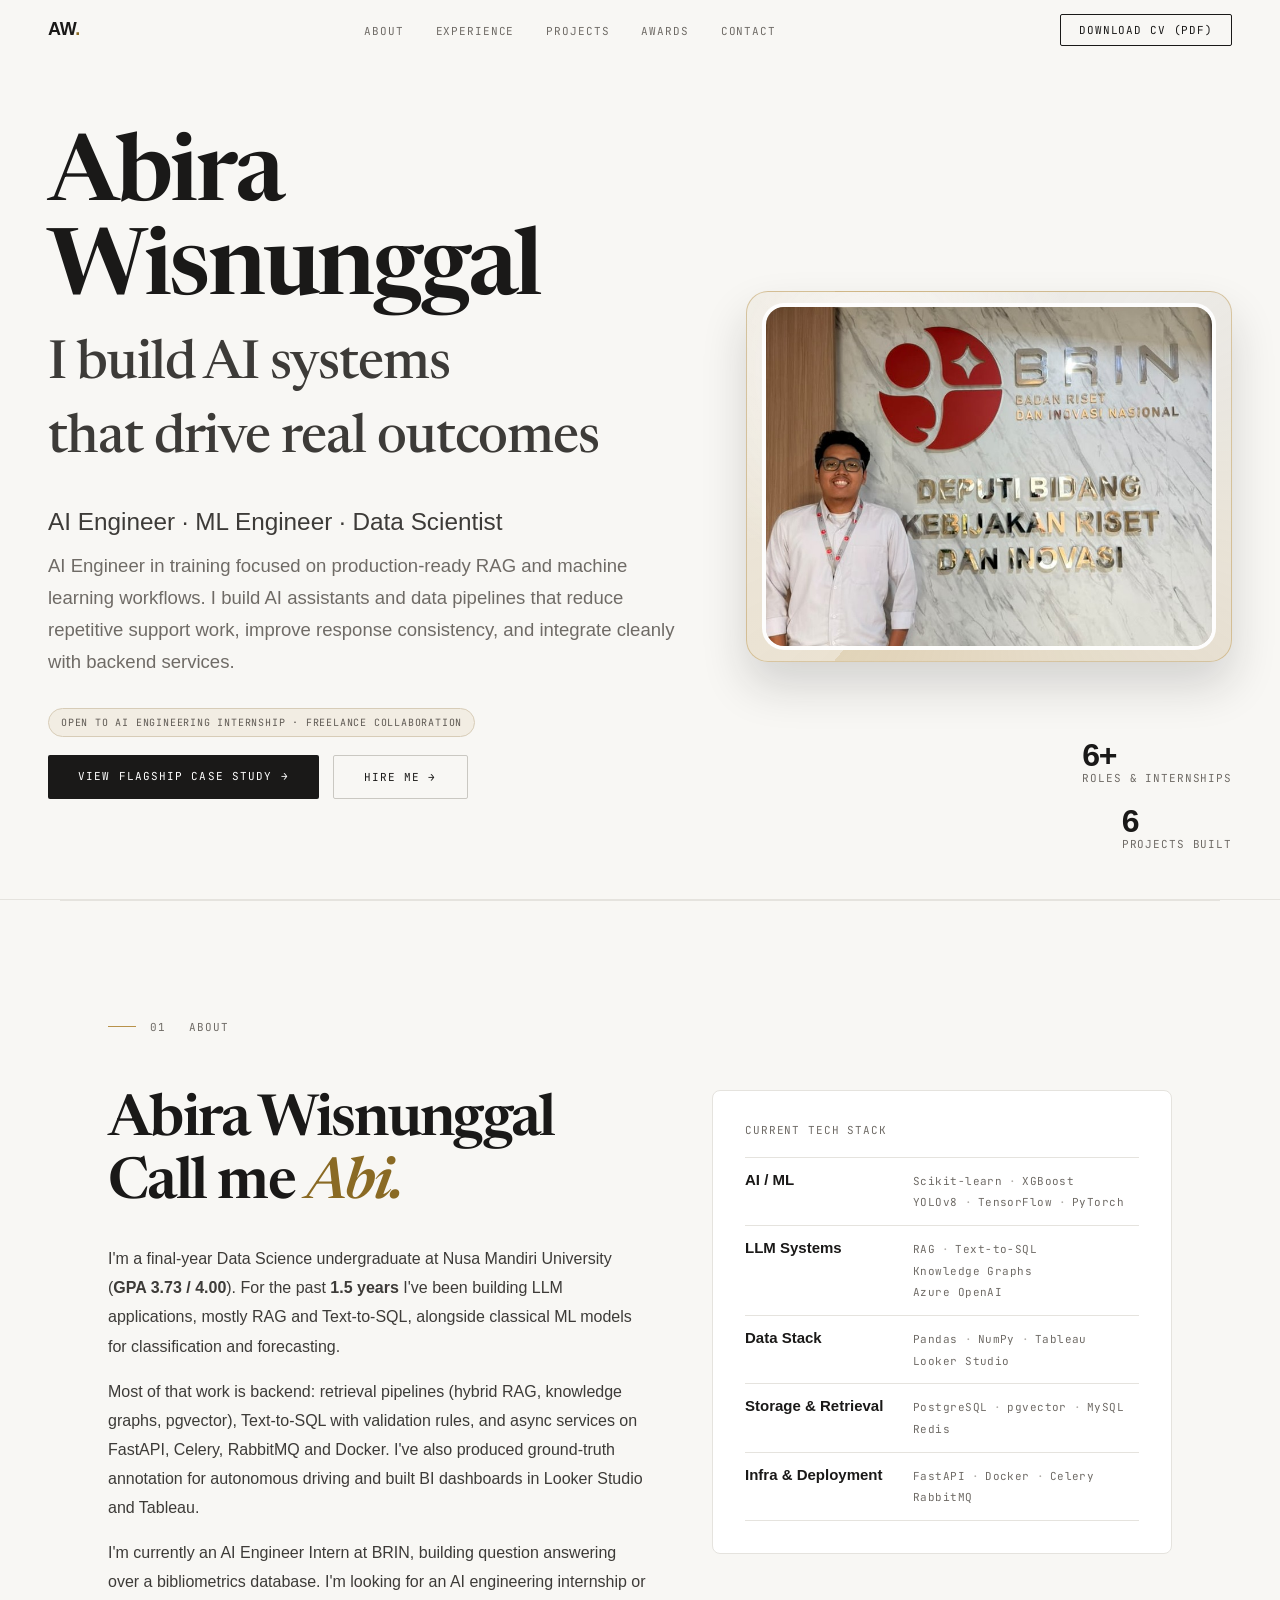
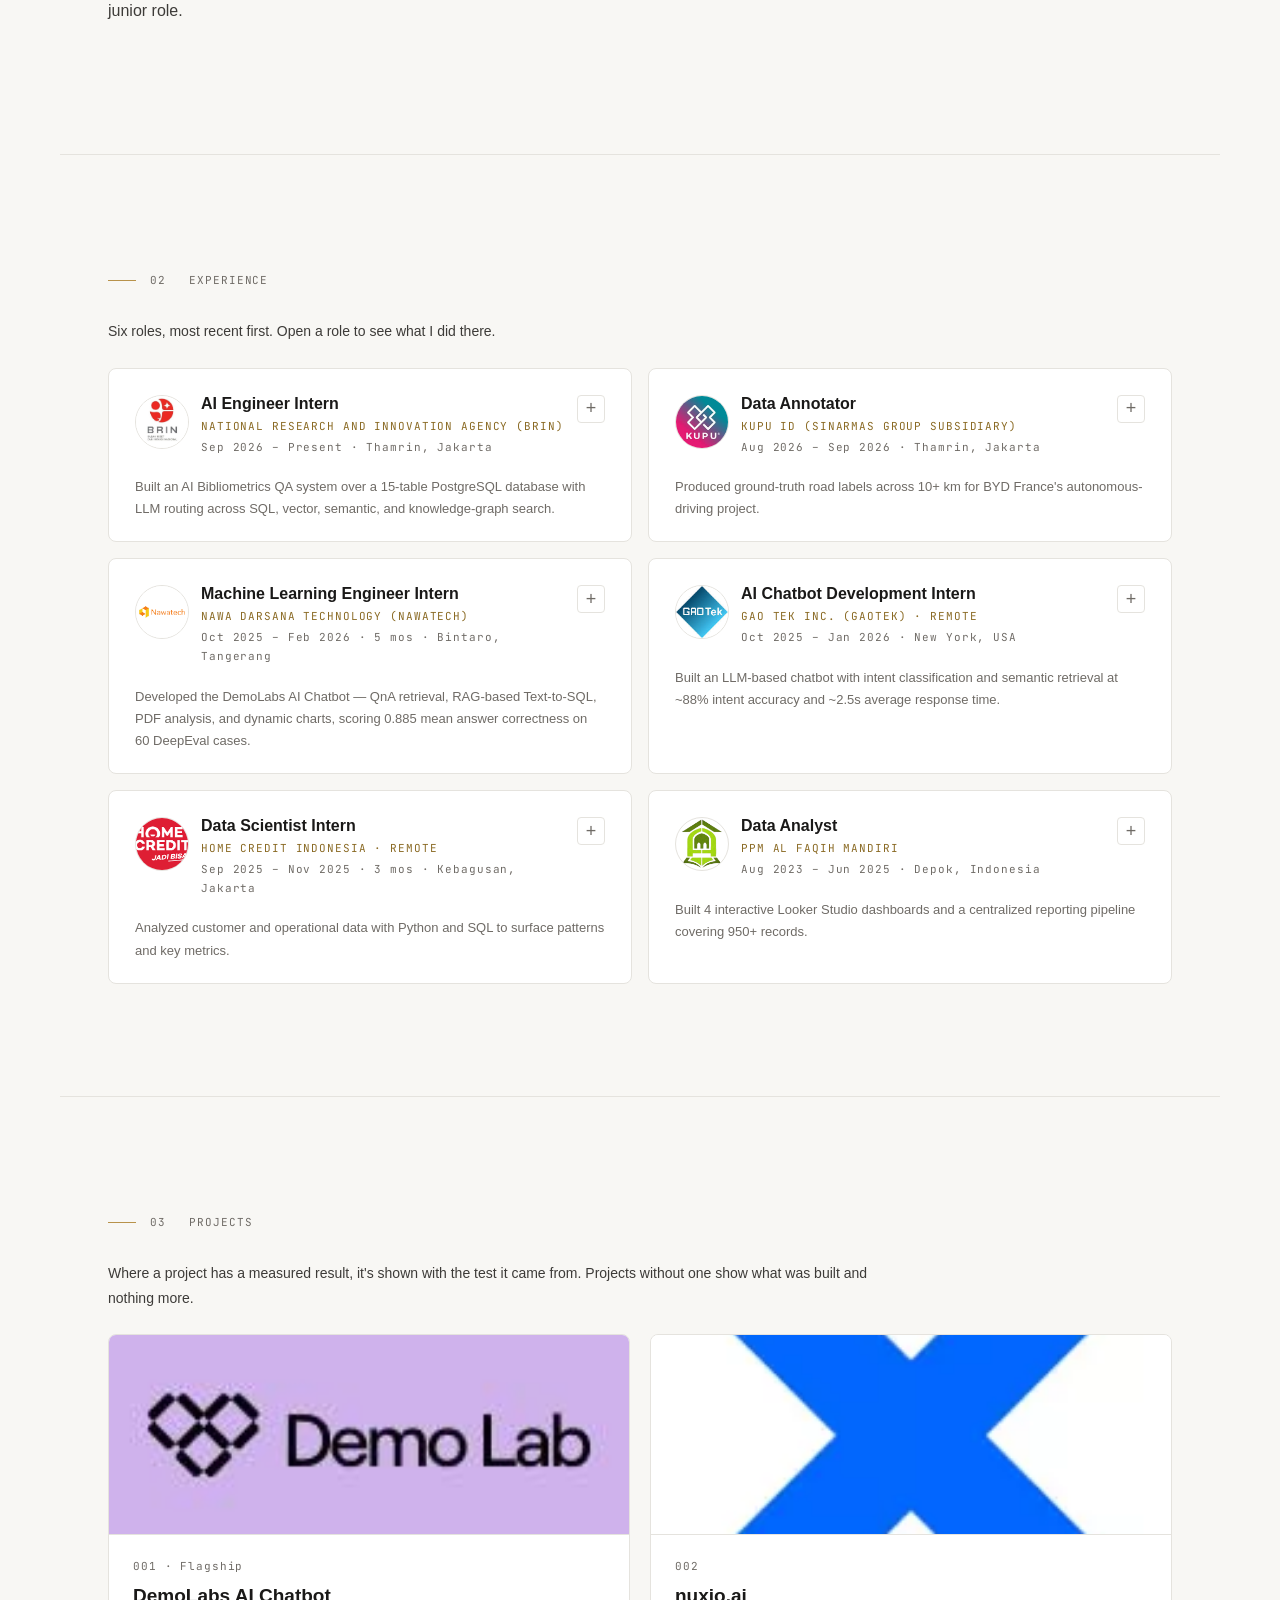
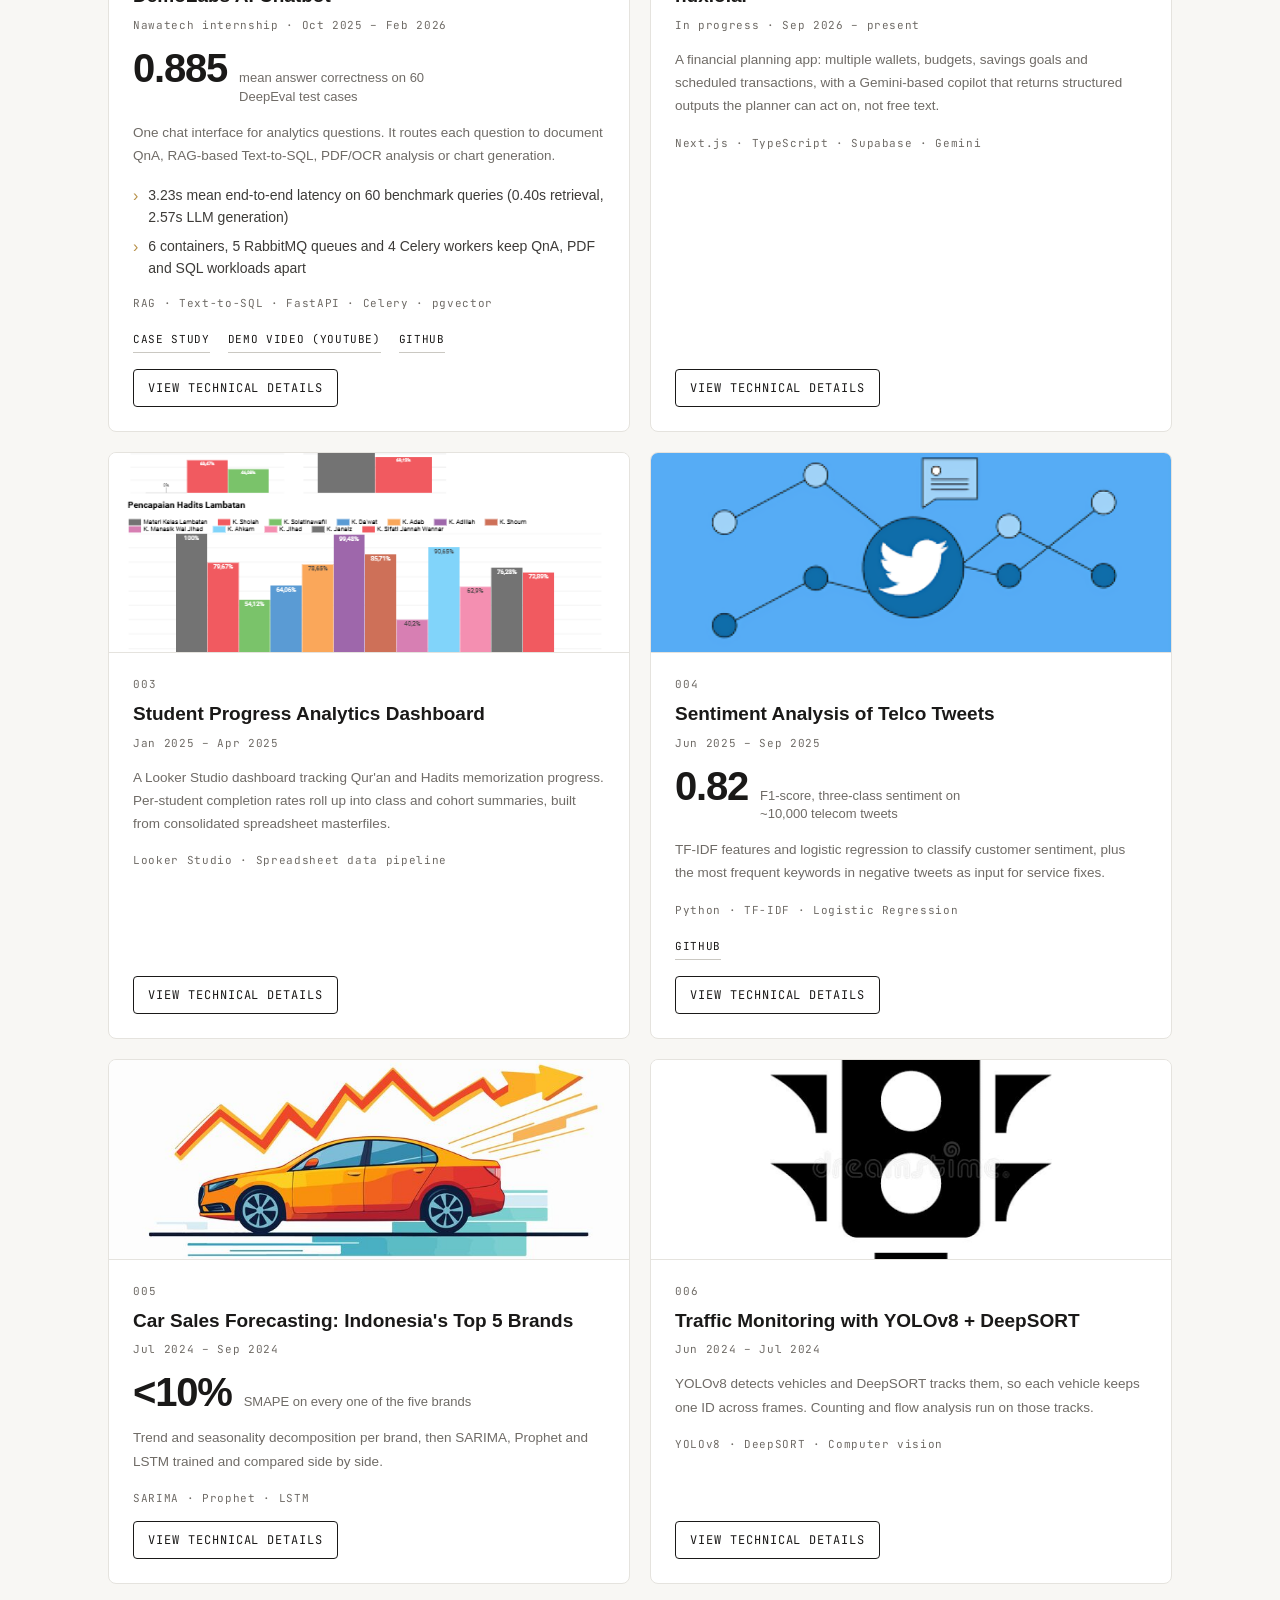
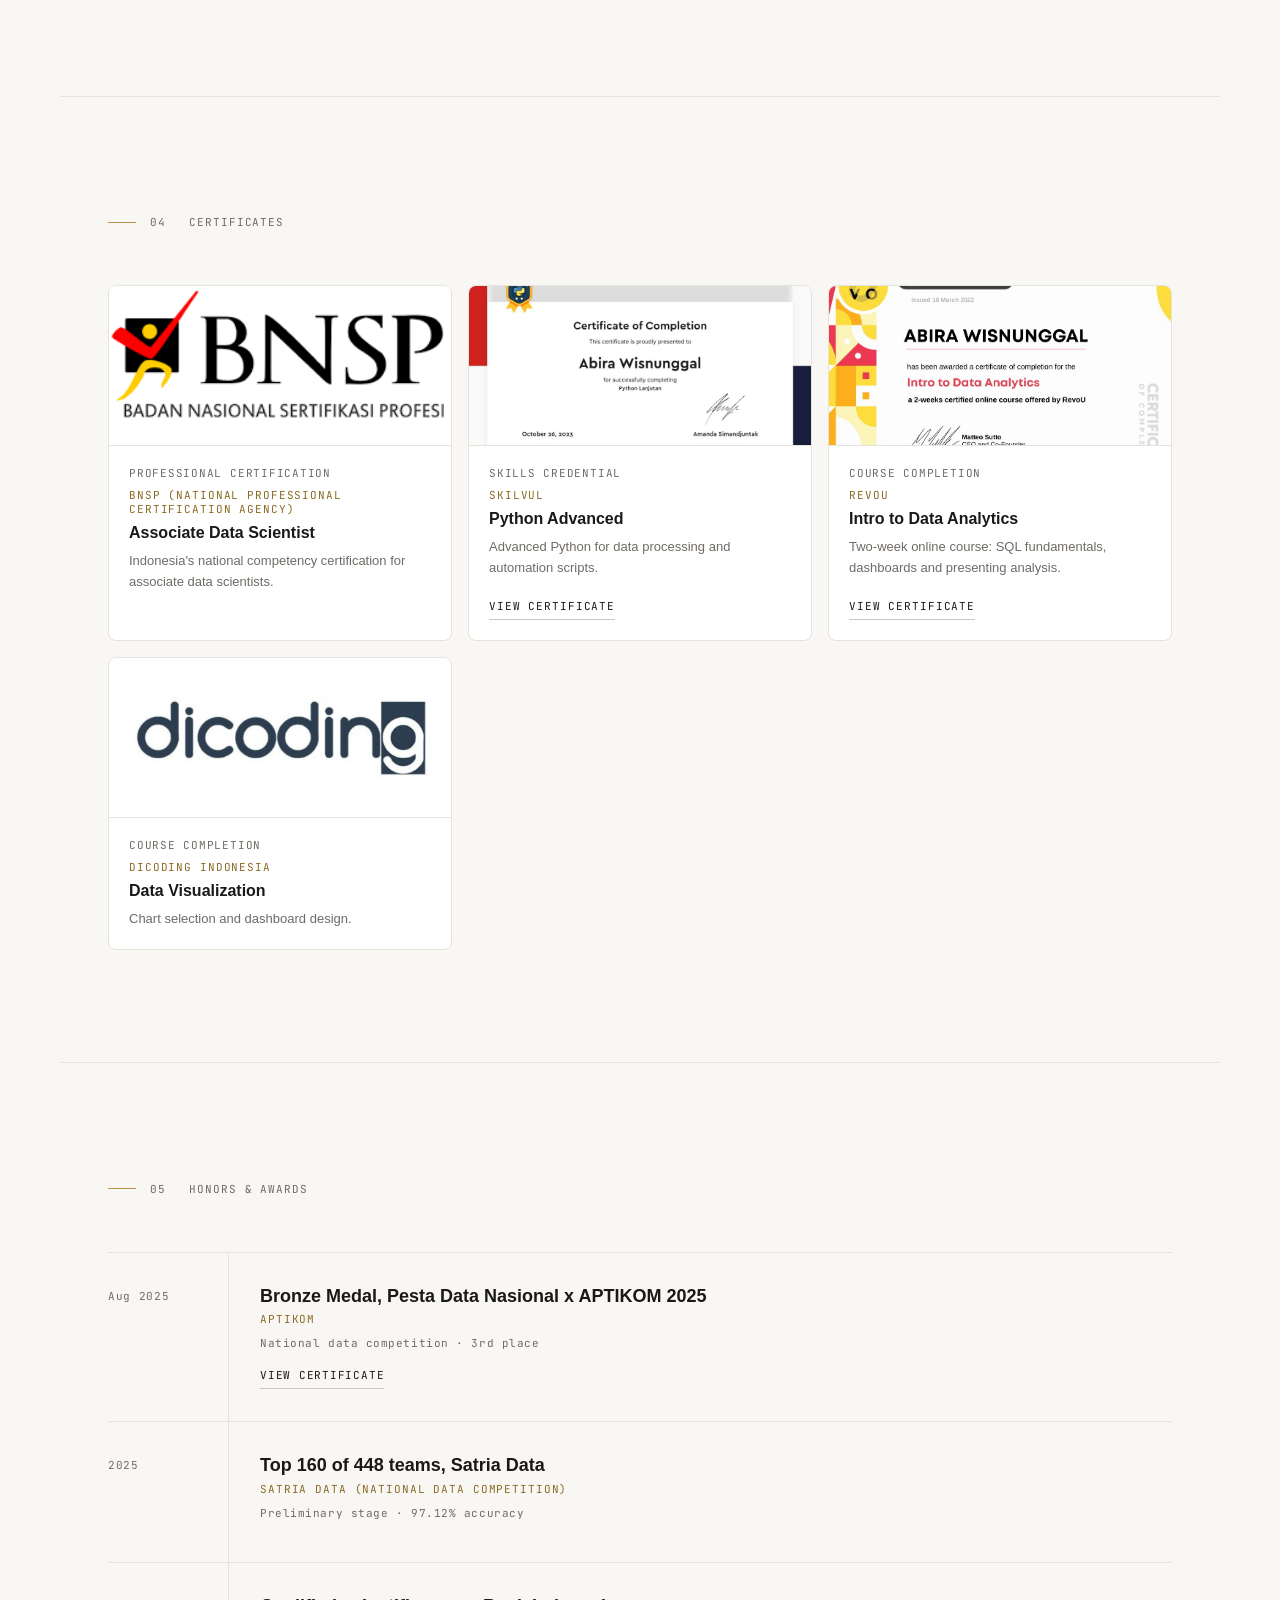
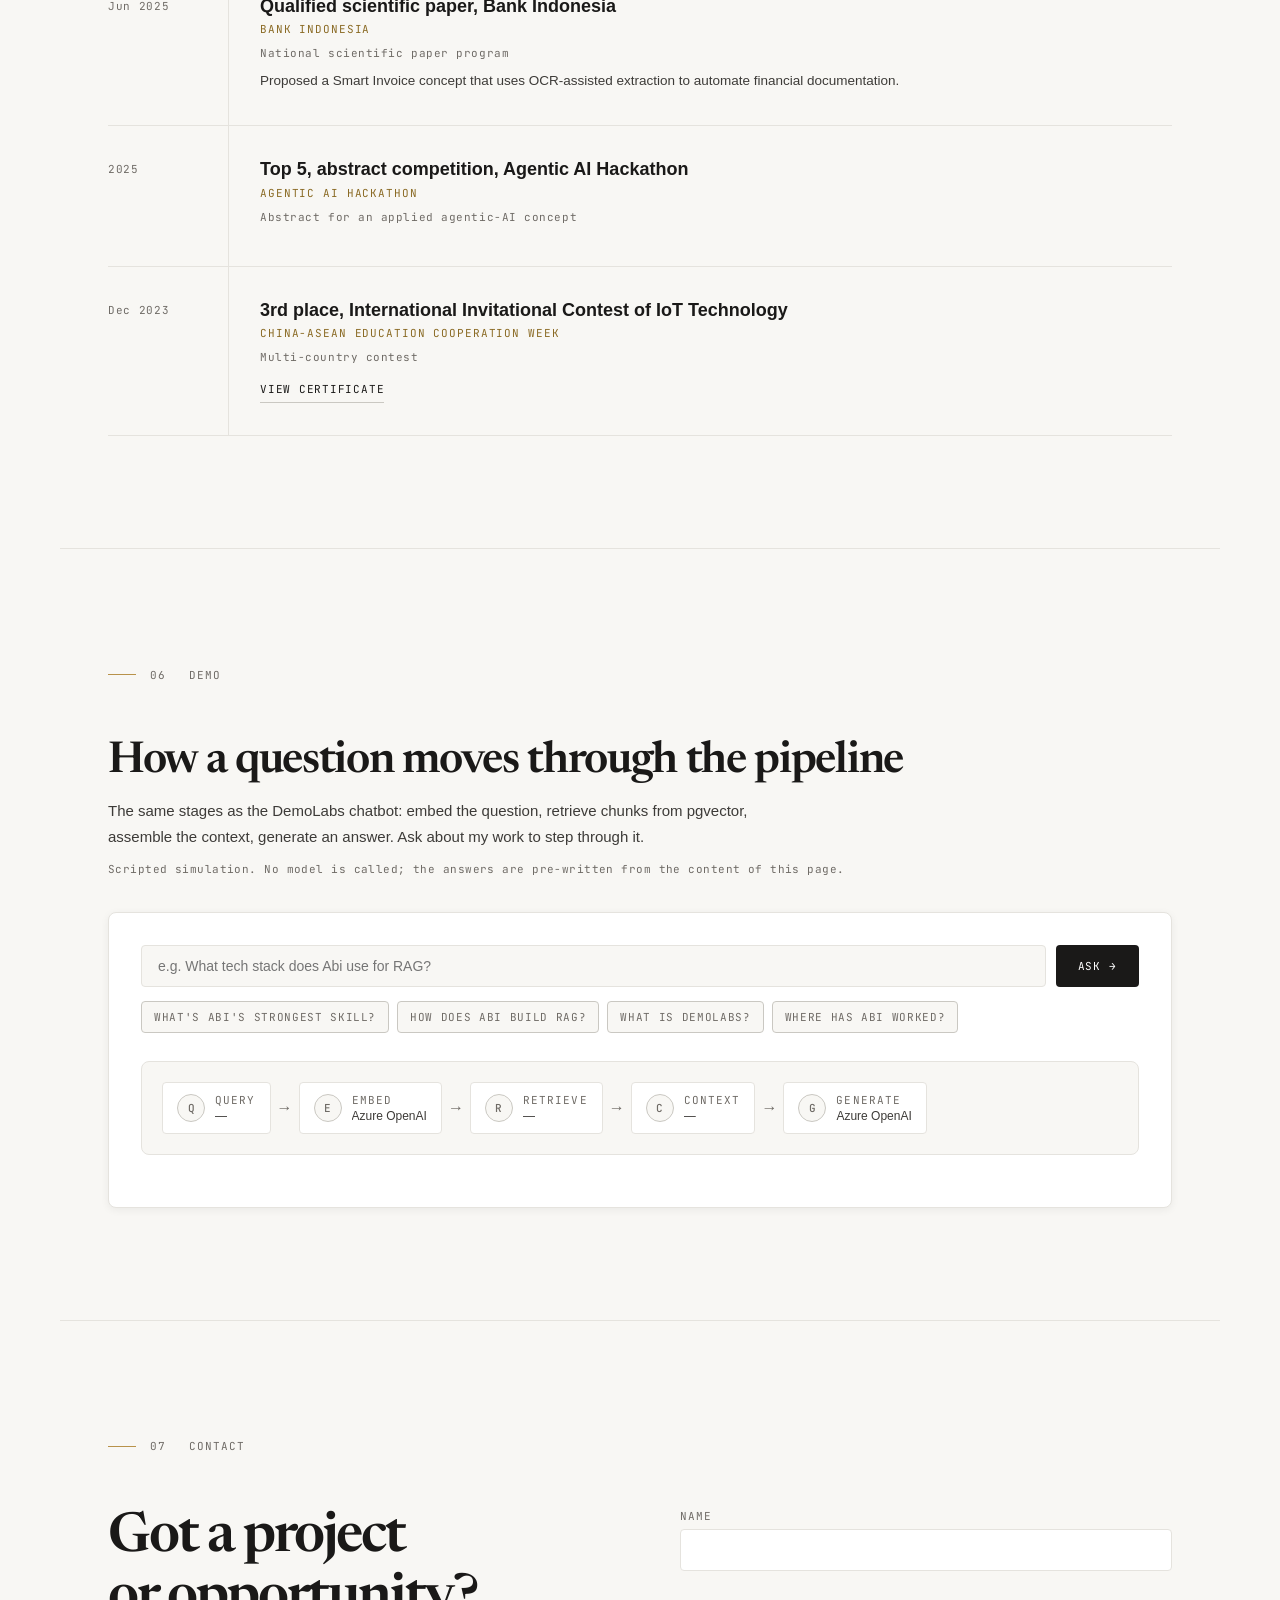
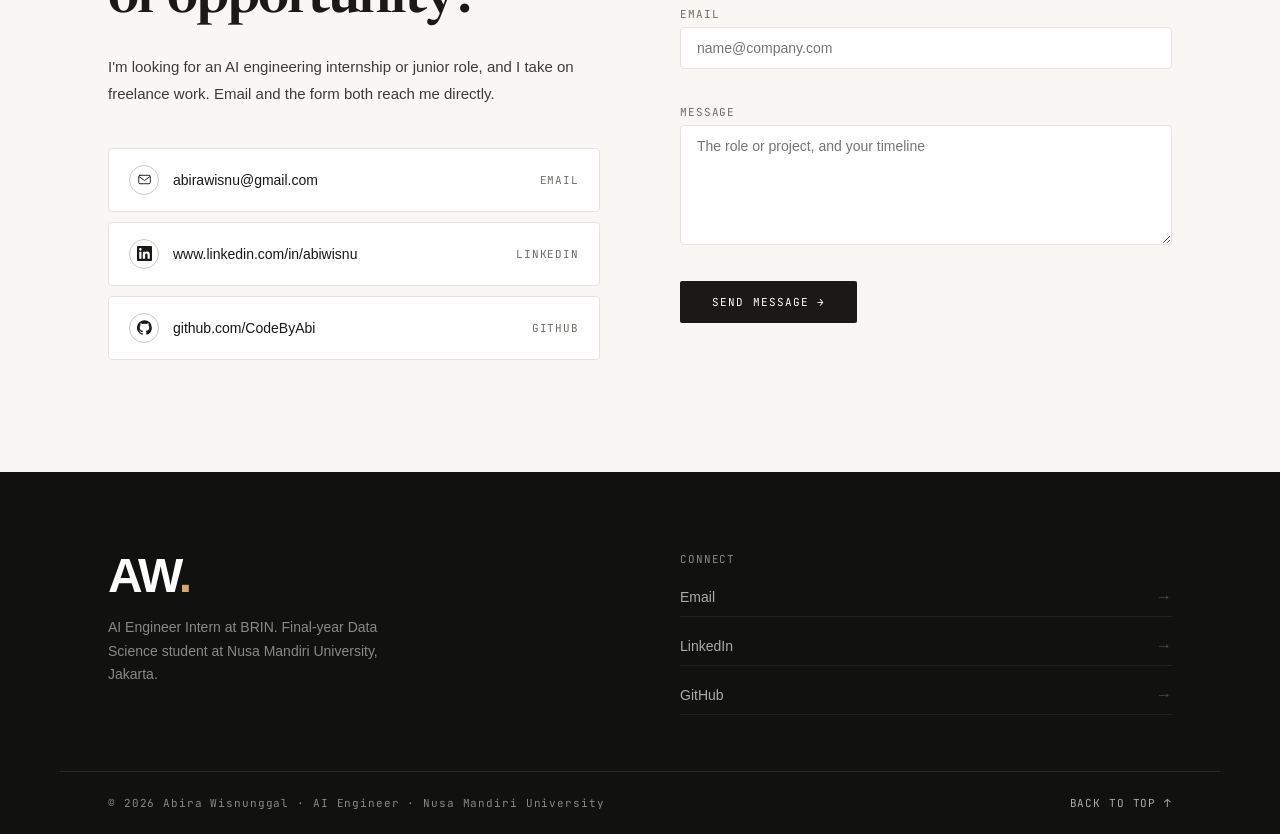
<file: index.html>
<!DOCTYPE html>
<html lang="en" class="no-js">
<head>
  <meta charset="UTF-8" />
  <!-- Swap no-js -> js before first paint. Scroll reveals are only allowed to
       hide content when this has run, so a JS failure leaves the page fully
       readable instead of blank. Keep this inline and above the stylesheet. -->
  <script>document.documentElement.className = document.documentElement.className.replace(/\bno-js\b/, 'js');</script>
  <meta name="viewport" content="width=device-width, initial-scale=1.0" />
  <title>Abira Wisnunggal | AI Engineer Building Production AI Systems</title>
  <meta name="description" content="Portfolio of Abira Wisnunggal (Abi), an AI engineer working on RAG, Text-to-SQL and LLM evaluation, with internships at BRIN and Nawatech." />
  <meta property="og:type" content="website" />
  <meta property="og:title" content="Abira Wisnunggal | AI Engineer" />
  <meta property="og:description" content="AI engineer working on RAG, Text-to-SQL and LLM evaluation. Internships at BRIN and Nawatech." />
  <meta property="og:image" content="https://codebyabi.github.io/assets/img/abi-brin.jpeg" />
  <meta property="og:url" content="https://codebyabi.github.io/" />
  <meta name="twitter:card" content="summary_large_image" />
  <meta name="twitter:title" content="Abira Wisnunggal | AI Engineer" />
  <meta name="twitter:description" content="AI engineer working on RAG, Text-to-SQL and LLM evaluation. Internships at BRIN and Nawatech." />
  <meta name="twitter:image" content="https://codebyabi.github.io/assets/img/abi-brin.jpeg" />
  <link rel="canonical" href="https://codebyabi.github.io/" />
  <link rel="preload" as="image" href="assets/img/abi-brin.jpeg" />
  <link rel="icon" type="image/svg+xml" href="assets/img/aw-logo.svg" />
  <link rel="manifest" href="site.webmanifest" />
  <link rel="stylesheet" href="css/style.css" />
  <script type="application/ld+json">
    {
      "@context": "https://schema.org",
      "@type": "Person",
      "name": "Abira Wisnunggal",
      "alternateName": "Abi",
      "jobTitle": "AI Engineer",
      "email": "mailto:abirawisnu@gmail.com",
      "url": "https://codebyabi.github.io/",
      "sameAs": [
        "https://www.linkedin.com/in/abiwisnu",
        "https://github.com/CodeByAbi"
      ]
    }
  </script>
</head>
<body>
  <a class="skip-link" href="#main-content">Skip to main content</a>

  <nav id="navbar" aria-label="Primary navigation">
    <a href="#hero" class="nav-logo">AW<em>.</em></a>

    <button class="nav-toggle" id="navToggle" type="button" aria-expanded="false" aria-controls="navDrawer">
      <span class="sr-only">Menu</span>
      <span></span>
      <span></span>
      <span></span>
    </button>

    <ul class="nav-links">
      <li><a href="#about">About</a></li>
      <li><a href="#experience">Experience</a></li>
      <li><a href="#projects">Projects</a></li>
      <li><a href="#honors">Awards</a></li>
      <li><a href="#contact">Contact</a></li>
    </ul>

    <div class="nav-actions">
      <a href="assets/pdf/abi-wisnunggal-cv.pdf" download="Abira-Wisnunggal-CV.pdf" class="nav-btn">Download CV (PDF)</a>
    </div>
  </nav>

  <aside id="navDrawer" class="nav-drawer" aria-hidden="true" inert>
    <div class="nav-drawer-head">
      <span class="nav-drawer-title">Menu</span>
      <button type="button" class="nav-drawer-close" id="navDrawerClose" aria-label="Close menu">✕</button>
    </div>
    <div class="nav-drawer-links">
      <a href="#about">About</a>
      <a href="#experience">Experience</a>
      <a href="#projects">Projects</a>
      <a href="#honors">Awards</a>
      <a href="#contact">Contact</a>
      <a href="assets/pdf/abi-wisnunggal-cv.pdf" download="Abira-Wisnunggal-CV.pdf">Download CV (PDF)</a>
    </div>
  </aside>

  <main id="main-content">
    <section id="hero" class="hero-section">
      <div class="hero-content hero-shell">
        <div class="hero-copy">
          <p class="hero-nickname">Abira Wisnunggal</p>

          <h1 class="hero-name">
            <span class="word"><span>I build AI systems</span></span>
            <span class="word"><span>that drive real outcomes</span></span>
          </h1>

          <p class="hero-role">AI Engineer · ML Engineer · Data Scientist</p>

          <p class="hero-desc">
            AI Engineer in training focused on production-ready RAG and machine learning workflows.
            I build AI assistants and data pipelines that reduce repetitive support work, improve response consistency, and integrate cleanly with backend services.
          </p>

          <p class="hero-status-badge">Open to AI Engineering Internship · Freelance Collaboration</p>

          <div class="hero-ctas">
            <a href="case-study-smartfaq.html" class="btn-solid">View Flagship Case Study →</a>
            <a href="assets/pdf/abi-wisnunggal-cv.pdf" download="Abira-Wisnunggal-CV.pdf" class="btn-outline">Hire Me →</a>
          </div>

          <div class="hero-proof">
            <div class="hero-proof-label">Experience &amp; recognition at</div>
            <ul class="hero-proof-list">
              <li class="hero-proof-item">Nawatech</li>
              <li class="hero-proof-item">GAOTek</li>
              <li class="hero-proof-item">Home Credit Indonesia</li>
              <li class="hero-proof-item hero-proof-award">Bronze · Pesta Data Nasional 2025</li>
            </ul>
          </div>
        </div>

        <div class="hero-profile" data-reveal="right">
          <div class="hero-profile-ring" aria-hidden="true"></div>
          <div class="hero-profile-frame">
              <img src="assets/img/abi-brin.jpeg" alt="Abira Wisnunggal profile photo" width="779" height="595" loading="eager" fetchpriority="high" decoding="async"
                 onerror="this.style.display='none';this.nextElementSibling.style.display='grid';" />
            <span class="hero-profile-placeholder">Upload Your Profile Photo</span>
          </div>
        </div>
      </div>

      <div class="hero-stats hero-stats-shell">
        <div class="h-stat">
          <div class="n">6+</div>
          <div class="l">Roles &amp; Internships</div>
        </div>
        <div class="h-stat">
          <div class="n">6</div>
          <div class="l">Projects Built</div>
        </div>
      </div>
    </section>

    <section id="about">
      <h2 class="sr-only">About</h2>
      <div class="sec-label">01 &nbsp; About</div>

      <div class="about-grid">
        <div data-reveal="left">
          <h3 class="about-title">
            <span class="line">Abira Wisnunggal</span>
            <span class="line">Call me <em class="about-em">Abi.</em></span>
          </h3>

          <p class="about-intro">
            I'm a final-year Data Science undergraduate at Nusa Mandiri University (<strong>GPA 3.73 / 4.00</strong>).
            For the past <strong>1.5 years</strong> I've been building LLM applications, mostly RAG and Text-to-SQL,
            alongside classical ML models for classification and forecasting.
          </p>
          <p>
            Most of that work is backend: retrieval pipelines (hybrid RAG, knowledge graphs, pgvector), Text-to-SQL
            with validation rules, and async services on FastAPI, Celery, RabbitMQ and Docker. I've also produced
            ground-truth annotation for autonomous driving and built BI dashboards in Looker Studio and Tableau.
          </p>
          <p>
            I'm currently an AI Engineer Intern at BRIN, building question answering over a bibliometrics database.
            I'm looking for an AI engineering internship or junior role.
          </p>
        </div>

        <div class="stack-card" data-reveal="right">
          <div class="stack-title">Current Tech Stack</div>
          <dl class="stack-rows">
            <div class="stack-row">
              <dt class="stack-domain">AI / ML</dt>
              <dd class="stack-tools"><ul class="stack-list"><li>Scikit-learn</li><li>XGBoost</li><li>YOLOv8</li><li>TensorFlow</li><li>PyTorch</li></ul></dd>
            </div>
            <div class="stack-row">
              <dt class="stack-domain">LLM Systems</dt>
              <dd class="stack-tools"><ul class="stack-list"><li>RAG</li><li>Text-to-SQL</li><li>Knowledge Graphs</li><li>Azure OpenAI</li></ul></dd>
            </div>
            <div class="stack-row">
              <dt class="stack-domain">Data Stack</dt>
              <dd class="stack-tools"><ul class="stack-list"><li>Pandas</li><li>NumPy</li><li>Tableau</li><li>Looker Studio</li></ul></dd>
            </div>
            <div class="stack-row">
              <dt class="stack-domain">Storage &amp; Retrieval</dt>
              <dd class="stack-tools"><ul class="stack-list"><li>PostgreSQL</li><li>pgvector</li><li>MySQL</li><li>Redis</li></ul></dd>
            </div>
            <div class="stack-row">
              <dt class="stack-domain">Infra &amp; Deployment</dt>
              <dd class="stack-tools"><ul class="stack-list"><li>FastAPI</li><li>Docker</li><li>Celery</li><li>RabbitMQ</li></ul></dd>
            </div>
          </dl>
        </div>
      </div>
    </section>

    <section id="experience">
      <h2 class="sr-only">Experience</h2>
      <div class="sec-label">02 &nbsp; Experience</div>

      <p class="section-intro">Six roles, most recent first. Open a role to see what I did there.</p>

      <div class="exp-grid">
        <article class="exp-card" data-reveal data-delay="1">
          <button type="button" class="exp-trigger" data-exp-trigger aria-expanded="false">
            <div class="exp-head">
              <div class="exp-brand">
                <div class="exp-logo-slot">
                       <img src="assets/img/brin.jpg" alt="BRIN logo" width="120" height="120"
                       onerror="this.style.display='none';this.nextElementSibling.style.display='grid';" />
                  <span class="exp-logo-ph">LOGO</span>
                </div>
                <div>
                  <div class="exp-role">AI Engineer Intern</div>
                  <div class="exp-company">National Research and Innovation Agency (BRIN)</div>
                  <div class="exp-meta">Sep 2026 – Present · Thamrin, Jakarta</div>
                </div>
              </div>
              <div class="exp-toggle" aria-hidden="true">+</div>
            </div>
            <div class="exp-preview">Built an AI Bibliometrics QA system over a 15-table PostgreSQL database with LLM routing across SQL, vector, semantic, and knowledge-graph search.</div>
          </button>
          <div class="exp-body">
            <div class="exp-body-inner">
              <div class="exp-body-label">What I did</div>
              <ul class="exp-list">
                <li>Built question-answering over 20 publications, 138 authors, and 344 keywords — evaluated on 94 test queries with 82.6% search relevance and 88.6% retrieval success</li>
                <li>Built a Text-to-SQL pipeline with Qwen2.5-Coder, sqlglot, and PostgreSQL with validation rules for natural-language bibliometric questions</li>
                <li>Added safeguards: read-only DB access, SQL-injection protection, 10s query timeouts, 60 req/min rate limiting, and citation verification — 726 unit/integration, 38 live E2E, and 12 retrieval regression tests passing</li>
              </ul>
            </div>
          </div>
        </article>

        <article class="exp-card" data-reveal data-delay="2">
          <button type="button" class="exp-trigger" data-exp-trigger aria-expanded="false">
            <div class="exp-head">
              <div class="exp-brand">
                <div class="exp-logo-slot">
                       <img src="assets/img/kupu%20id%20logo.jpg" alt="Kupu ID logo" width="120" height="120"
                       onerror="this.style.display='none';this.nextElementSibling.style.display='grid';" />
                  <span class="exp-logo-ph">LOGO</span>
                </div>
                <div>
                  <div class="exp-role">Data Annotator</div>
                  <div class="exp-company">Kupu ID (Sinarmas Group subsidiary)</div>
                  <div class="exp-meta">Aug 2026 – Sep 2026 · Thamrin, Jakarta</div>
                </div>
              </div>
              <div class="exp-toggle" aria-hidden="true">+</div>
            </div>
            <div class="exp-preview">Produced ground-truth road labels across 10+ km for BYD France's autonomous-driving project.</div>
          </button>
          <div class="exp-body">
            <div class="exp-body-inner">
              <div class="exp-body-label">What I did</div>
              <ul class="exp-list">
                <li>Annotated real road scenes for lanes, road borders and edges, stop lines, road markers, parking slots, and other road structures</li>
                <li>Labeled lane centerlines by driving direction and lane type — one-way and two-way roads, general, emergency, bus, non-motorized, tram, and specialized lanes</li>
                <li>Captured detailed marking boundaries at intersections (line intersections, colors, thickness, guidance and deceleration markings, faded markings) for consistent ground truth across road conditions</li>
              </ul>
            </div>
          </div>
        </article>

        <article class="exp-card" data-reveal data-delay="3">
          <button type="button" class="exp-trigger" data-exp-trigger aria-expanded="false">
            <div class="exp-head">
              <div class="exp-brand">
                <div class="exp-logo-slot">
                       <img src="assets/img/nawatech%20logo.png" alt="Nawatech logo" width="120" height="120"
                       onerror="this.style.display='none';this.nextElementSibling.style.display='grid';" />
                  <span class="exp-logo-ph">LOGO</span>
                </div>
                <div>
                  <div class="exp-role">Machine Learning Engineer Intern</div>
                  <div class="exp-company">Nawa Darsana Technology (Nawatech)</div>
                  <div class="exp-meta">Oct 2025 – Feb 2026 · 5 mos · Bintaro, Tangerang</div>
                </div>
              </div>
              <div class="exp-toggle" aria-hidden="true">+</div>
            </div>
            <div class="exp-preview">Developed the DemoLabs AI Chatbot — QnA retrieval, RAG-based Text-to-SQL, PDF analysis, and dynamic charts, scoring 0.885 mean answer correctness on 60 DeepEval cases.</div>
          </button>
          <div class="exp-body">
            <div class="exp-body-inner">
              <div class="exp-body-label">What I did</div>
              <ul class="exp-list">
                <li>Built the backend with FastAPI, Celery, RabbitMQ, Redis, and Docker — 6 containers, 5 RabbitMQ queues, and 4 Celery workers for QnA, PDF, and SQL workloads</li>
                <li>Developed the RAG and Text-to-SQL pipeline with pgvector and Azure OpenAI embeddings, including schema retrieval and few-shot SQL generation — 3.23s mean end-to-end latency on 60 benchmark queries (0.40s retrieval, 2.57s LLM generation)</li>
                <li>Created an automated LLM evaluation and regression-testing setup with DeepEval and Azure OpenAI, generating Excel and Markdown reports across 60 test cases and difficulty levels</li>
              </ul>
            </div>
          </div>
        </article>

        <article class="exp-card" data-reveal>
          <button type="button" class="exp-trigger" data-exp-trigger aria-expanded="false">
            <div class="exp-head">
              <div class="exp-brand">
                <div class="exp-logo-slot">
                     <img src="assets/img/gao%20logo.jpeg" alt="GAOTek logo" width="120" height="120"
                       onerror="this.style.display='none';this.nextElementSibling.style.display='grid';" />
                  <span class="exp-logo-ph">LOGO</span>
                </div>
                <div>
                  <div class="exp-role">AI Chatbot Development Intern</div>
                  <div class="exp-company">GAO Tek Inc. (GAOTek) · Remote</div>
                  <div class="exp-meta">Oct 2025 – Jan 2026 · New York, USA</div>
                </div>
              </div>
              <div class="exp-toggle" aria-hidden="true">+</div>
            </div>
            <div class="exp-preview">Built an LLM-based chatbot with intent classification and semantic retrieval at ~88% intent accuracy and ~2.5s average response time.</div>
          </button>
          <div class="exp-body">
            <div class="exp-body-inner">
              <div class="exp-body-label">What I did</div>
              <ul class="exp-list">
                <li>Built an AI chatbot using LLM-based conversation, intent classification, and context-aware responses — reaching around 88% intent classification accuracy</li>
                <li>Implemented semantic search and embedding-based retrieval, including query preprocessing, document chunking, and similarity matching</li>
                <li>Tuned prompts and retrieval across response accuracy, retrieval quality, and latency to bring average response time to ~2.5 seconds</li>
              </ul>
            </div>
          </div>
        </article>

        <article class="exp-card" data-reveal>
          <button type="button" class="exp-trigger" data-exp-trigger aria-expanded="false">
            <div class="exp-head">
              <div class="exp-brand">
                <div class="exp-logo-slot">
                     <img src="assets/img/home%20credit%20logo.png" alt="Home Credit Indonesia logo" width="120" height="120"
                       onerror="this.style.display='none';this.nextElementSibling.style.display='grid';" />
                  <span class="exp-logo-ph">LOGO</span>
                </div>
                <div>
                  <div class="exp-role">Data Scientist Intern</div>
                  <div class="exp-company">Home Credit Indonesia · Remote</div>
                  <div class="exp-meta">Sep 2025 – Nov 2025 · 3 mos · Kebagusan, Jakarta</div>
                </div>
              </div>
              <div class="exp-toggle" aria-hidden="true">+</div>
            </div>
            <div class="exp-preview">Analyzed customer and operational data with Python and SQL to surface patterns and key metrics.</div>
          </button>
          <div class="exp-body">
            <div class="exp-body-inner">
              <div class="exp-body-label">What I did</div>
              <ul class="exp-list">
                <li>Analyzed customer and operational data using Python and SQL to identify patterns and key metrics across multiple datasets</li>
                <li>Prepared and validated 5+ datasets through data cleaning, transformation, and quality checks</li>
              </ul>
            </div>
          </div>
        </article>

        <article class="exp-card" data-reveal>
          <button type="button" class="exp-trigger" data-exp-trigger aria-expanded="false">
            <div class="exp-head">
              <div class="exp-brand">
                <div class="exp-logo-slot">
                     <img src="assets/img/ppm%20al%20faqih%20mandiri%20logo.png" alt="PPM Al Faqih Mandiri logo" width="120" height="120"
                       onerror="this.style.display='none';this.nextElementSibling.style.display='grid';" />
                  <span class="exp-logo-ph">LOGO</span>
                </div>
                <div>
                  <div class="exp-role">Data Analyst</div>
                  <div class="exp-company">PPM Al Faqih Mandiri</div>
                  <div class="exp-meta">Aug 2023 – Jun 2025 · Depok, Indonesia</div>
                </div>
              </div>
              <div class="exp-toggle" aria-hidden="true">+</div>
            </div>
            <div class="exp-preview">Built 4 interactive Looker Studio dashboards and a centralized reporting pipeline covering 950+ records.</div>
          </button>
          <div class="exp-body">
            <div class="exp-body-inner">
              <div class="exp-body-label">What I did</div>
              <ul class="exp-list">
                <li>Built 4 interactive Looker Studio dashboards to monitor syllabus coverage, student progress, and assessment results across multiple departments</li>
                <li>Consolidated student progress data from spreadsheet-based masterfiles into a centralized reporting pipeline, covering 950+ records and reducing manual data preparation for recurring reports</li>
              </ul>
            </div>
          </div>
        </article>
      </div>
    </section>

    <section id="projects">
      <h2 class="sr-only">Projects</h2>
      <div class="sec-label">03 &nbsp; Projects</div>

      <p class="section-intro">
        Where a project has a measured result, it's shown with the test it came from.
        Projects without one show what was built and nothing more.
      </p>

      <div class="proj-grid">
        <article class="proj-card" data-reveal data-delay="1" data-project="p1">
          <div class="proj-img-slot">
                <img src="assets/img/demolablogo.jpg" loading="lazy" width="640" height="400"
                 onerror="this.style.display='none';this.nextElementSibling.style.display='flex';"
                 alt="Demo Lab logo" />
            <div class="proj-img-placeholder" style="display:none;">DemoLabs AI Chatbot</div>
          </div>
          <div class="proj-body">
            <div class="proj-num">001 · Flagship</div>
            <h3 class="proj-title">DemoLabs AI Chatbot</h3>
            <div class="proj-status">Nawatech internship · Oct 2025 – Feb 2026</div>
            <div class="proj-figure">
              <span class="proj-figure-n">0.885</span>
              <span class="proj-figure-l">mean answer correctness on 60 DeepEval test cases</span>
            </div>
            <p class="proj-desc">One chat interface for analytics questions. It routes each question to document QnA, RAG-based Text-to-SQL, PDF/OCR analysis or chart generation.</p>
            <ul class="proj-metrics">
              <li>3.23s mean end-to-end latency on 60 benchmark queries (0.40s retrieval, 2.57s LLM generation)</li>
              <li>6 containers, 5 RabbitMQ queues and 4 Celery workers keep QnA, PDF and SQL workloads apart</li>
            </ul>
            <p class="proj-tags">RAG · Text-to-SQL · FastAPI · Celery · pgvector</p>
            <div class="proj-proof">
              <a href="case-study-smartfaq.html">Case study</a>
              <a href="https://youtu.be/T9D7Ta1O9rU" target="_blank" rel="noopener noreferrer">Demo video (YouTube)</a>
              <a href="https://github.com/CodeByAbi/faq-chatbot" target="_blank" rel="noopener noreferrer">GitHub</a>
            </div>
            <button type="button" class="proj-open-btn" data-project-open="p1">View Technical Details</button>
          </div>
        </article>

        <article class="proj-card" data-reveal data-delay="2" data-project="p2">
          <div class="proj-img-slot">
                <img src="assets/img/nuxio%20logo.png" loading="lazy" width="640" height="400"
                 onerror="this.style.display='none';this.nextElementSibling.style.display='flex';"
                 alt="nuxio.ai logo" />
            <div class="proj-img-placeholder" style="display:none;">nuxio.ai</div>
          </div>
          <div class="proj-body">
            <div class="proj-num">002</div>
            <h3 class="proj-title">nuxio.ai</h3>
            <div class="proj-status">In progress · Sep 2026 – present</div>
            <p class="proj-desc">A financial planning app: multiple wallets, budgets, savings goals and scheduled transactions, with a Gemini-based copilot that returns structured outputs the planner can act on, not free text.</p>
            <p class="proj-tags">Next.js · TypeScript · Supabase · Gemini</p>
            <button type="button" class="proj-open-btn" data-project-open="p2">View Technical Details</button>
          </div>
        </article>

        <article class="proj-card" data-reveal data-delay="3" data-project="p3">
          <div class="proj-img-slot">
                <img src="assets/img/student%20progress%20analytics%20img.png" loading="lazy" width="640" height="400"
                 onerror="this.style.display='none';this.nextElementSibling.style.display='flex';"
                 alt="Looker Studio dashboard showing one student's Qur'an and Hadits completion rates by subject" />
            <div class="proj-img-placeholder" style="display:none;">Student Progress Analytics Dashboard</div>
          </div>
          <div class="proj-body">
            <div class="proj-num">003</div>
            <h3 class="proj-title">Student Progress Analytics Dashboard</h3>
            <div class="proj-status">Jan 2025 – Apr 2025</div>
            <p class="proj-desc">A Looker Studio dashboard tracking Qur'an and Hadits memorization progress. Per-student completion rates roll up into class and cohort summaries, built from consolidated spreadsheet masterfiles.</p>
            <p class="proj-tags">Looker Studio · Spreadsheet data pipeline</p>
            <button type="button" class="proj-open-btn" data-project-open="p3">View Technical Details</button>
          </div>
        </article>

        <article class="proj-card" data-reveal data-project="p4">
          <div class="proj-img-slot">
              <img src="assets/img/sentiment%20analysis%20telco%20tweets.png" loading="lazy" width="640" height="400"
                 onerror="this.style.display='none';this.nextElementSibling.style.display='flex';"
                 alt="" />
            <div class="proj-img-placeholder" style="display:none;">Sentiment Analysis of Telco Tweets</div>
          </div>
          <div class="proj-body">
            <div class="proj-num">004</div>
            <h3 class="proj-title">Sentiment Analysis of Telco Tweets</h3>
            <div class="proj-status">Jun 2025 – Sep 2025</div>
            <div class="proj-figure">
              <span class="proj-figure-n">0.82</span>
              <span class="proj-figure-l">F1-score, three-class sentiment on ~10,000 telecom tweets</span>
            </div>
            <p class="proj-desc">TF-IDF features and logistic regression to classify customer sentiment, plus the most frequent keywords in negative tweets as input for service fixes.</p>
            <p class="proj-tags">Python · TF-IDF · Logistic Regression</p>
            <div class="proj-proof">
              <a href="https://github.com/CodeByAbi/Sentiment-Analysis-Telco-Tweets" target="_blank" rel="noopener noreferrer">GitHub</a>
            </div>
            <button type="button" class="proj-open-btn" data-project-open="p4">View Technical Details</button>
          </div>
        </article>

        <article class="proj-card" data-reveal data-project="p5">
          <div class="proj-img-slot">
              <img src="assets/img/car%20sales%20forecasting%20image.jpg" loading="lazy" width="640" height="400"
                 onerror="this.style.display='none';this.nextElementSibling.style.display='flex';"
                 alt="" />
            <div class="proj-img-placeholder" style="display:none;">Car Sales Forecasting</div>
          </div>
          <div class="proj-body">
            <div class="proj-num">005</div>
            <h3 class="proj-title">Car Sales Forecasting: Indonesia's Top 5 Brands</h3>
            <div class="proj-status">Jul 2024 – Sep 2024</div>
            <div class="proj-figure">
              <span class="proj-figure-n">&lt;10%</span>
              <span class="proj-figure-l">SMAPE on every one of the five brands</span>
            </div>
            <p class="proj-desc">Trend and seasonality decomposition per brand, then SARIMA, Prophet and LSTM trained and compared side by side.</p>
            <p class="proj-tags">SARIMA · Prophet · LSTM</p>
            <button type="button" class="proj-open-btn" data-project-open="p5">View Technical Details</button>
          </div>
        </article>

        <article class="proj-card" data-reveal data-project="p6">
          <div class="proj-img-slot">
              <img src="assets/img/traffic%20monitoring.png" loading="lazy" width="640" height="400"
                 onerror="this.style.display='none';this.nextElementSibling.style.display='flex';"
                 alt="" />
            <div class="proj-img-placeholder" style="display:none;">Traffic Monitoring</div>
          </div>
          <div class="proj-body">
            <div class="proj-num">006</div>
            <h3 class="proj-title">Traffic Monitoring with YOLOv8 + DeepSORT</h3>
            <div class="proj-status">Jun 2024 – Jul 2024</div>
            <p class="proj-desc">YOLOv8 detects vehicles and DeepSORT tracks them, so each vehicle keeps one ID across frames. Counting and flow analysis run on those tracks.</p>
            <p class="proj-tags">YOLOv8 · DeepSORT · Computer vision</p>
            <button type="button" class="proj-open-btn" data-project-open="p6">View Technical Details</button>
          </div>
        </article>
      </div>
    </section>

    <div class="modal-overlay" id="modalOverlay" aria-hidden="true">
      <div class="modal-box" id="modalDialog" role="dialog" aria-modal="true" aria-labelledby="modalTitle">
        <div class="modal-bar">
          <span class="modal-bar-label">Project Detail</span>
          <button type="button" class="modal-close" id="modalClose" aria-label="Close project detail">✕</button>
        </div>
        <div class="modal-content" id="modalContent"></div>
      </div>
    </div>

    <section id="certificates">
      <h2 class="sr-only">Certificates</h2>
      <div class="sec-label">04 &nbsp; Certificates</div>


      <div class="cert-grid">
        <article class="cert-card" data-reveal data-delay="1">
          <div class="cert-img-slot">
              <img src="assets/img/bnsp%20logo.png" loading="lazy" width="640" height="360"
                 onerror="this.style.display='none';this.nextElementSibling.style.display='flex';"
                 alt="BNSP logo" />
            <div class="cert-img-placeholder" style="display:none;">BNSP</div>
          </div>
          <div class="cert-body">
            <div class="cert-level">Professional certification</div>
            <div class="cert-issuer">BNSP (National Professional Certification Agency)</div>
            <div class="cert-name">Associate Data Scientist</div>
            <div class="cert-desc">Indonesia's national competency certification for associate data scientists.</div>
          </div>
        </article>

        <article class="cert-card" data-reveal data-delay="2">
          <div class="cert-img-slot">
              <img src="assets/img/python%20expert%20skilvul.jpg" loading="lazy" width="640" height="360"
                 onerror="this.style.display='none';this.nextElementSibling.style.display='flex';"
                 alt="Skilvul certificate of completion for Python Lanjutan (Python Advanced)" />
            <div class="cert-img-placeholder" style="display:none;">Skilvul</div>
          </div>
          <div class="cert-body">
            <div class="cert-level">Skills credential</div>
            <div class="cert-issuer">Skilvul</div>
            <div class="cert-name">Python Advanced</div>
            <div class="cert-desc">Advanced Python for data processing and automation scripts.</div>
            <div class="cert-actions">
              <a href="https://drive.google.com/file/d/1hykYR7Yqpy7DlC1m2R2PwKDR5HH-YRTZ/view?usp=drive_link" class="cert-btn" target="_blank" rel="noopener noreferrer">View certificate</a>
            </div>
          </div>
        </article>

        <article class="cert-card" data-reveal data-delay="3">
          <div class="cert-img-slot">
              <img src="assets/img/data%20analytics%20revou.jpg" loading="lazy" width="640" height="360"
                 onerror="this.style.display='none';this.nextElementSibling.style.display='flex';"
                 alt="RevoU certificate of completion for Intro to Data Analytics" />
            <div class="cert-img-placeholder" style="display:none;">RevoU</div>
          </div>
          <div class="cert-body">
            <div class="cert-level">Course completion</div>
            <div class="cert-issuer">RevoU</div>
            <div class="cert-name">Intro to Data Analytics</div>
            <div class="cert-desc">Two-week online course: SQL fundamentals, dashboards and presenting analysis.</div>
            <div class="cert-actions">
              <a href="https://drive.google.com/file/d/1c5hGWDm6o_KPXso1Dc7Gxs9A1gcderMj/view?usp=drive_link" class="cert-btn" target="_blank" rel="noopener noreferrer">View certificate</a>
            </div>
          </div>
        </article>

        <article class="cert-card" data-reveal>
          <div class="cert-img-slot">
              <img src="assets/img/dicoding%20logo.jpeg" loading="lazy" width="640" height="360"
                 onerror="this.style.display='none';this.nextElementSibling.style.display='flex';"
                 alt="Dicoding logo" />
            <div class="cert-img-placeholder" style="display:none;">Dicoding</div>
          </div>
          <div class="cert-body">
            <div class="cert-level">Course completion</div>
            <div class="cert-issuer">Dicoding Indonesia</div>
            <div class="cert-name">Data Visualization</div>
            <div class="cert-desc">Chart selection and dashboard design.</div>
          </div>
        </article>
      </div>
    </section>

    <section id="honors">
      <h2 class="sr-only">Honors and Awards</h2>
      <div class="sec-label">05 &nbsp; Honors & Awards</div>

      <div class="honor-list">
        <article class="honor-item" data-reveal>
          <div class="honor-year">Aug 2025</div>
          <div class="honor-right">
            <div class="honor-title">Bronze Medal, Pesta Data Nasional x APTIKOM 2025</div>
            <div class="honor-org">APTIKOM</div>
            <div class="honor-meta">National data competition · 3rd place</div>
            <div class="honor-actions">
              <a href="https://drive.google.com/file/d/1Ua_zAi61K-UGfK5cJwyF1Dm9JQUEHskc/view" target="_blank" rel="noopener noreferrer">View certificate</a>
            </div>
          </div>
        </article>

        <article class="honor-item" data-reveal data-delay="1">
          <div class="honor-year">2025</div>
          <div class="honor-right">
            <div class="honor-title">Top 160 of 448 teams, Satria Data</div>
            <div class="honor-org">Satria Data (National Data Competition)</div>
            <div class="honor-meta">Preliminary stage · 97.12% accuracy</div>
          </div>
        </article>

        <article class="honor-item" data-reveal data-delay="2">
          <div class="honor-year">Jun 2025</div>
          <div class="honor-right">
            <div class="honor-title">Qualified scientific paper, Bank Indonesia</div>
            <div class="honor-org">Bank Indonesia</div>
            <div class="honor-meta">National scientific paper program</div>
            <div class="honor-desc">Proposed a Smart Invoice concept that uses OCR-assisted extraction to automate financial documentation.</div>
          </div>
        </article>

        <article class="honor-item" data-reveal data-delay="3">
          <div class="honor-year">2025</div>
          <div class="honor-right">
            <div class="honor-title">Top 5, abstract competition, Agentic AI Hackathon</div>
            <div class="honor-org">Agentic AI Hackathon</div>
            <div class="honor-meta">Abstract for an applied agentic-AI concept</div>
          </div>
        </article>

        <article class="honor-item" data-reveal>
          <div class="honor-year">Dec 2023</div>
          <div class="honor-right">
            <div class="honor-title">3rd place, International Invitational Contest of IoT Technology</div>
            <div class="honor-org">China-ASEAN Education Cooperation Week</div>
            <div class="honor-meta">Multi-country contest</div>
            <div class="honor-actions">
              <a href="https://drive.google.com/file/d/1uFyr2a0_WMucfmKee1pl4GH5Tr0hglMc/view?usp=drive_link" target="_blank" rel="noopener noreferrer">View certificate</a>
            </div>
          </div>
        </article>
      </div>
    </section>

    <section id="playground">
      <h2 class="sr-only">RAG Pipeline Demo</h2>
      <div class="sec-label">06 &nbsp; Demo</div>

      <div class="pg-header" data-reveal>
        <h3 class="pg-title">How a question moves through the pipeline</h3>
        <p class="pg-sub">The same stages as the DemoLabs chatbot: embed the question, retrieve chunks from pgvector, assemble the context, generate an answer. Ask about my work to step through it.</p>
        <p class="pg-disclaimer">Scripted simulation. No model is called; the answers are pre-written from the content of this page.</p>
      </div>

      <div class="pg-shell" data-reveal data-delay="2">
        <div class="pg-input-wrap">
          <input type="text" id="pgInput" class="pg-input" placeholder="e.g. What tech stack does Abi use for RAG?" maxlength="200" aria-label="Ask about Abi's work" />
          <button type="button" id="pgSubmit" class="pg-submit">Ask →</button>
        </div>
        <div class="pg-chips" aria-label="Example questions">
          <button type="button" class="pg-chip" data-q="What's Abi's strongest skill?">What's Abi's strongest skill?</button>
          <button type="button" class="pg-chip" data-q="How does Abi build RAG?">How does Abi build RAG?</button>
          <button type="button" class="pg-chip" data-q="What is DemoLabs?">What is DemoLabs?</button>
          <button type="button" class="pg-chip" data-q="Where has Abi worked?">Where has Abi worked?</button>
        </div>

        <div class="pg-pipeline" id="pgPipeline" aria-live="polite" aria-label="Pipeline steps">
          <div class="pg-step" id="pgStep1" data-step="1">
            <div class="pg-step-ico">Q</div>
            <div class="pg-step-info">
              <div class="pg-step-label">Query</div>
              <div class="pg-step-val" id="pgStepQuery">—</div>
            </div>
          </div>
          <div class="pg-arrow" aria-hidden="true">→</div>
          <div class="pg-step" id="pgStep2" data-step="2">
            <div class="pg-step-ico">E</div>
            <div class="pg-step-info">
              <div class="pg-step-label">Embed</div>
              <div class="pg-step-val">Azure OpenAI</div>
            </div>
          </div>
          <div class="pg-arrow" aria-hidden="true">→</div>
          <div class="pg-step" id="pgStep3" data-step="3">
            <div class="pg-step-ico">R</div>
            <div class="pg-step-info">
              <div class="pg-step-label">Retrieve</div>
              <div class="pg-step-val" id="pgStepRetrieve">—</div>
            </div>
          </div>
          <div class="pg-arrow" aria-hidden="true">→</div>
          <div class="pg-step" id="pgStep4" data-step="4">
            <div class="pg-step-ico">C</div>
            <div class="pg-step-info">
              <div class="pg-step-label">Context</div>
              <div class="pg-step-val" id="pgStepContext">—</div>
            </div>
          </div>
          <div class="pg-arrow" aria-hidden="true">→</div>
          <div class="pg-step" id="pgStep5" data-step="5">
            <div class="pg-step-ico">G</div>
            <div class="pg-step-info">
              <div class="pg-step-label">Generate</div>
              <div class="pg-step-val">Azure OpenAI</div>
            </div>
          </div>
        </div>

        <div class="pg-answer-box" id="pgAnswerBox" hidden>
          <div class="pg-answer-label">Response</div>
          <p class="pg-answer-text" id="pgAnswerText"></p>
          <p class="pg-timing">Retrieve and Generate play at half their measured DemoLabs durations (0.40s retrieval, 2.57s generation, 3.23s mean end-to-end).</p>
        </div>
      </div>
    </section>

    <section id="contact">
      <h2 class="sr-only">Contact</h2>
      <div class="sec-label">07 &nbsp; Contact</div>

      <div class="contact-grid">
        <div data-reveal="left">
          <h3 class="contact-heading">
            Got a project<br>
            or opportunity?
          </h3>
          <p class="contact-sub">
            I'm looking for an AI engineering internship or junior role, and I take on freelance work.
            Email and the form both reach me directly.
          </p>
          <div class="contact-links">
            <a href="mailto:abirawisnu@gmail.com" class="c-link">
              <span class="c-icon" aria-hidden="true">
                <svg viewBox="0 0 24 24" fill="none" stroke="currentColor" stroke-width="1.5" stroke-linecap="round" stroke-linejoin="round"><rect x="2.75" y="5.25" width="18.5" height="13.5" rx="2"/><path d="M3.5 7.5 12 13.5l8.5-6"/></svg>
              </span>
              <span class="c-text">abirawisnu@gmail.com</span>
              <span class="c-label">Email</span>
            </a>
            <a href="https://www.linkedin.com/in/abiwisnu" target="_blank" rel="noopener noreferrer" class="c-link">
              <span class="c-icon" aria-hidden="true">
                <svg viewBox="0 0 24 24" fill="currentColor"><path d="M20.45 20.45h-3.55v-5.57c0-1.33-.03-3.04-1.86-3.04-1.85 0-2.13 1.45-2.13 2.94v5.67H9.35V9h3.41v1.56h.05c.48-.9 1.64-1.85 3.37-1.85 3.6 0 4.27 2.37 4.27 5.46v6.28ZM5.34 7.43a2.06 2.06 0 1 1 0-4.12 2.06 2.06 0 0 1 0 4.12ZM7.12 20.45H3.56V9h3.56v11.45ZM22.23 0H1.77C.79 0 0 .77 0 1.73v20.54C0 23.23.79 24 1.77 24h20.45c.98 0 1.78-.77 1.78-1.73V1.73C24 .77 23.2 0 22.23 0Z"/></svg>
              </span>
              <span class="c-text">www.linkedin.com/in/abiwisnu</span>
              <span class="c-label">LinkedIn</span>
            </a>
            <a href="https://github.com/CodeByAbi" target="_blank" rel="noopener noreferrer" class="c-link">
              <span class="c-icon" aria-hidden="true">
                <svg viewBox="0 0 24 24" fill="currentColor"><path d="M12 .3a12 12 0 0 0-3.8 23.4c.6.11.82-.26.82-.58v-2.2c-3.34.72-4.04-1.61-4.04-1.61-.55-1.39-1.34-1.76-1.34-1.76-1.09-.74.08-.73.08-.73 1.21.09 1.84 1.24 1.84 1.24 1.07 1.84 2.81 1.31 3.5 1 .1-.78.42-1.31.76-1.61-2.67-.3-5.47-1.33-5.47-5.93 0-1.31.47-2.38 1.24-3.22-.14-.3-.54-1.52.1-3.18 0 0 1.01-.32 3.3 1.23a11.5 11.5 0 0 1 6 0c2.28-1.55 3.29-1.23 3.29-1.23.64 1.66.24 2.88.12 3.18.77.84 1.23 1.91 1.23 3.22 0 4.61-2.8 5.62-5.48 5.92.43.36.81 1.1.81 2.22v3.29c0 .32.21.7.83.58A12 12 0 0 0 12 .3Z"/></svg>
              </span>
              <span class="c-text">github.com/CodeByAbi</span>
              <span class="c-label">GitHub</span>
            </a>
          </div>
        </div>

        <form id="contactForm" class="form-wrap" action="https://formspree.io/f/xdkgoqzj" method="POST" data-reveal="right" novalidate>
          <div class="f-summary" id="formSummary" role="alert" tabindex="-1" aria-labelledby="formSummaryTitle" hidden>
            <div class="f-summary-title" id="formSummaryTitle">Message not sent. Fix these fields:</div>
            <ul class="f-summary-list" id="formSummaryList"></ul>
          </div>
          <div class="f-grp">
            <label class="f-lbl" for="contactName">Name</label>
            <input id="contactName" name="name" type="text" class="f-inp" autocomplete="name" required minlength="2" aria-describedby="nameError" />
            <p class="f-err" id="nameError"></p>
          </div>
          <div class="f-grp">
            <label class="f-lbl" for="contactEmail">Email</label>
            <input id="contactEmail" name="email" type="email" class="f-inp" placeholder="name@company.com" autocomplete="email" required aria-describedby="emailError" />
            <p class="f-err" id="emailError"></p>
          </div>
          <div class="f-grp">
            <label class="f-lbl" for="contactMessage">Message</label>
            <textarea id="contactMessage" name="message" class="f-txt" placeholder="The role or project, and your timeline" required minlength="20" rows="5" aria-describedby="messageError"></textarea>
            <p class="f-err" id="messageError"></p>
          </div>
          <button type="submit" class="f-submit">Send Message →</button>
          <p class="form-status" id="formStatus" role="status" aria-live="polite"></p>
        </form>
      </div>
    </section>
  </main>

  <footer>
    <div class="footer-top">
      <div class="footer-brand">
        <div class="f-logo">AW<em>.</em></div>
        <p>
          AI Engineer Intern at BRIN. Final-year Data Science student
          at Nusa Mandiri University, Jakarta.
        </p>

      </div>

      <div>
        <div class="footer-col-label">Connect</div>
        <div class="footer-links-col">
          <a href="mailto:abirawisnu@gmail.com" class="footer-link">
            Email
            <span class="fl-arr" aria-hidden="true">→</span>
          </a>
          <a href="https://www.linkedin.com/in/abiwisnu" target="_blank" rel="noopener noreferrer" class="footer-link">
            LinkedIn
            <span class="fl-arr" aria-hidden="true">→</span>
          </a>
          <a href="https://github.com/CodeByAbi" target="_blank" rel="noopener noreferrer" class="footer-link">
            GitHub
            <span class="fl-arr" aria-hidden="true">→</span>
          </a>
        </div>
      </div>
    </div>

    <div class="footer-bottom">
      <span class="footer-copy">© 2026 Abira Wisnunggal · AI Engineer · Nusa Mandiri University</span>
      <a href="#hero" class="footer-back">Back to top ↑</a>
    </div>
  </footer>

  <script src="js/main.js"></script>
</body>
</html>
</file>
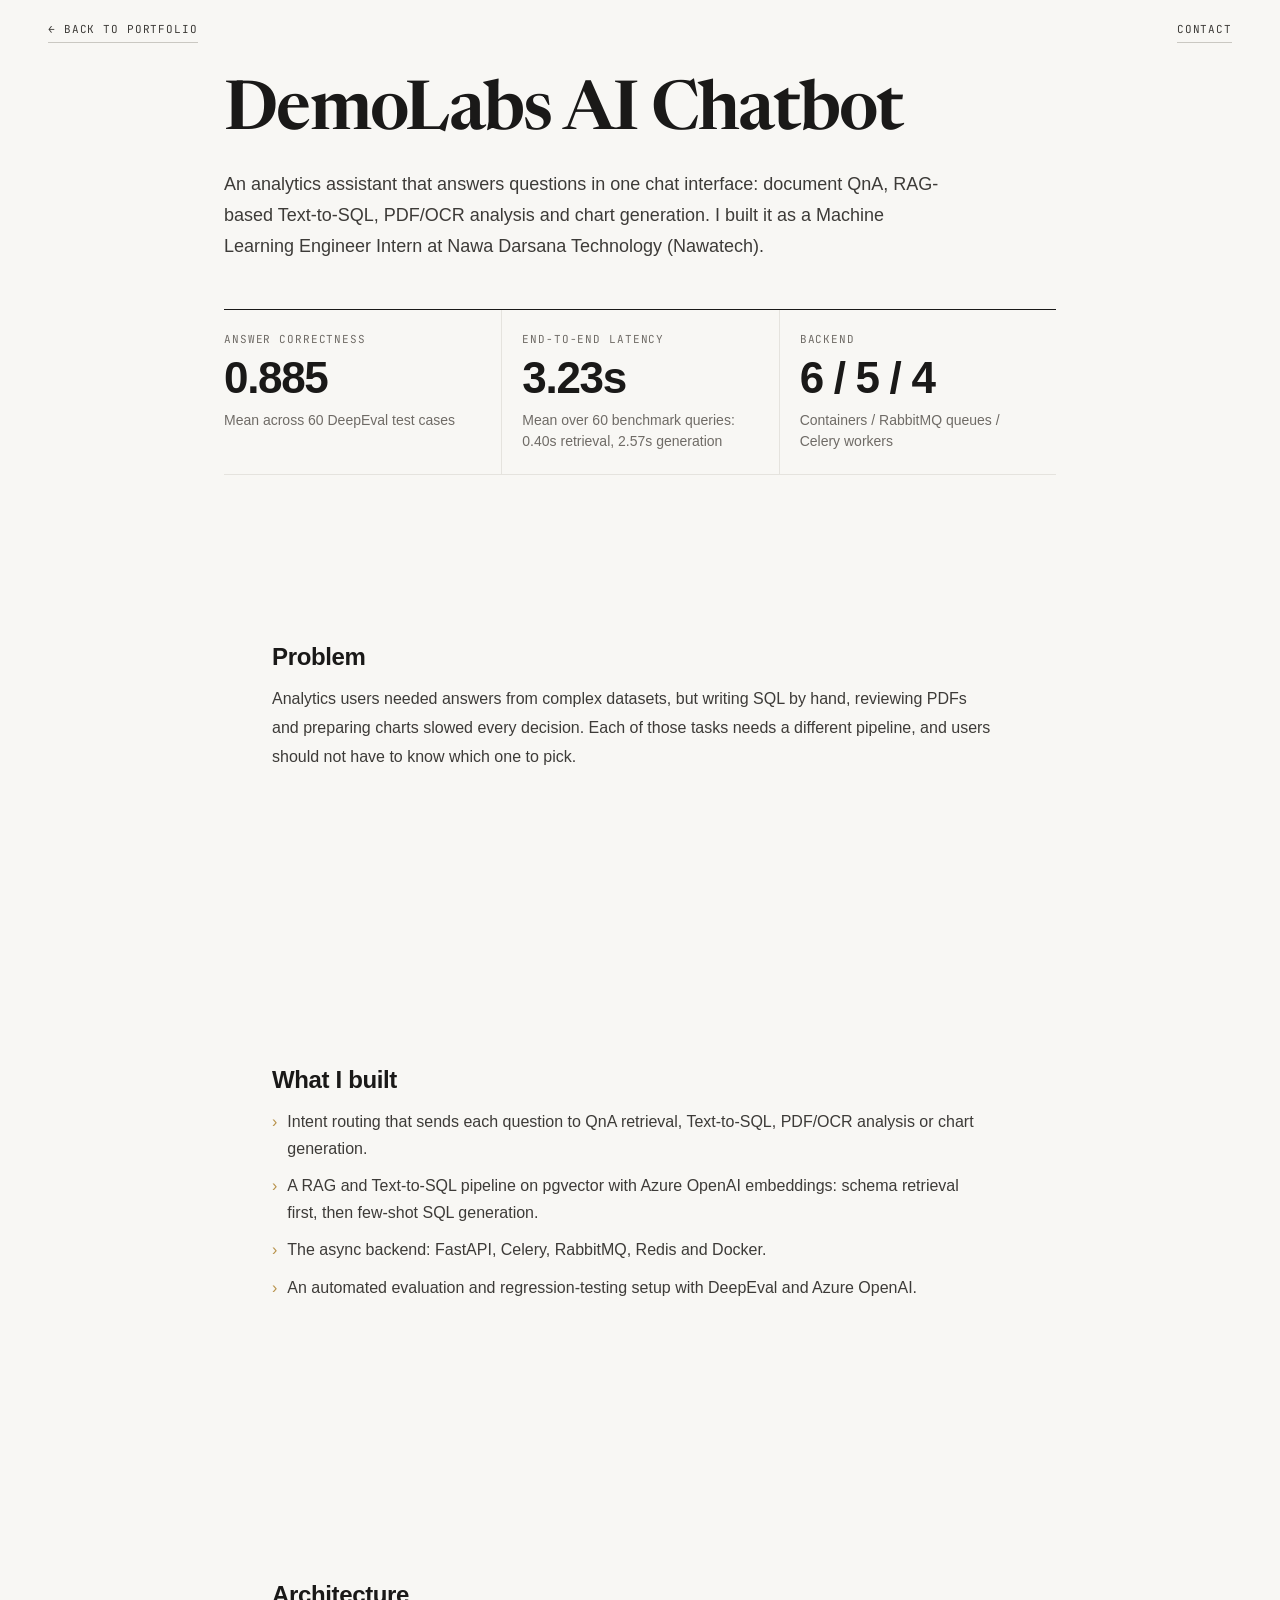
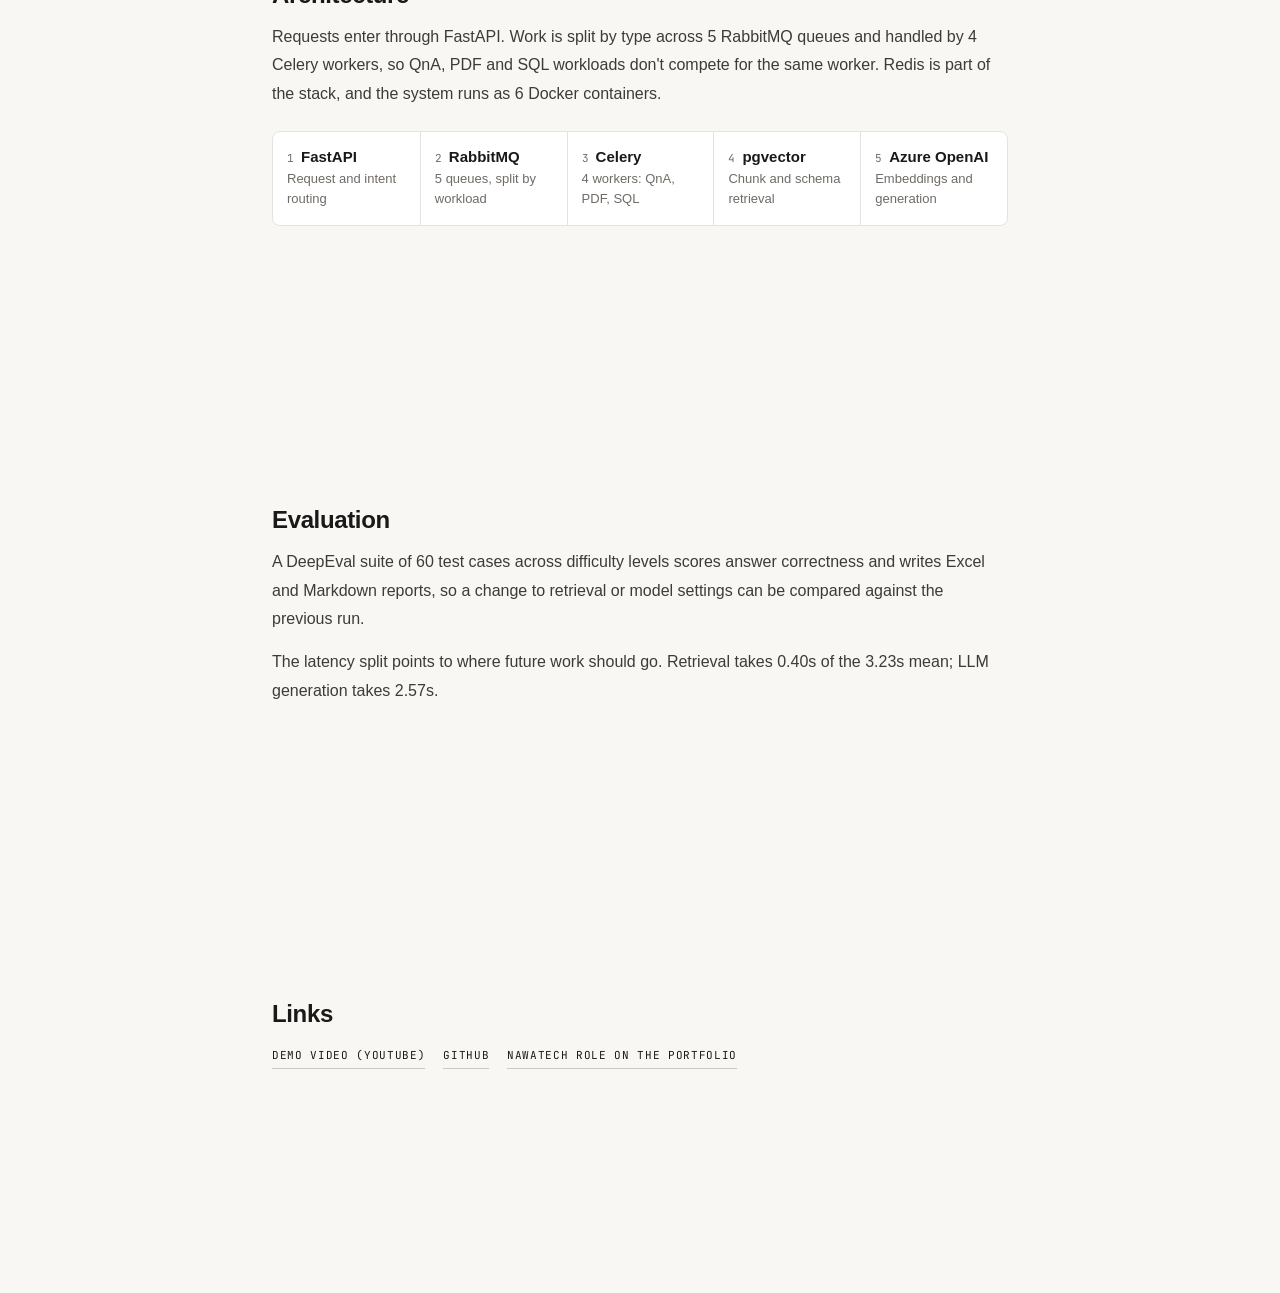
<file: case-study-smartfaq.html>
<!DOCTYPE html>
<html lang="en">
<head>
  <meta charset="UTF-8" />
  <meta name="viewport" content="width=device-width, initial-scale=1.0" />
  <!-- Filename kept as case-study-smartfaq.html because the hero CTA links here
       and the hero is locked (AGENTS.md). The content is the DemoLabs project. -->
  <title>DemoLabs AI Chatbot | Case Study | Abira Wisnunggal</title>
  <meta name="description" content="Case study of the DemoLabs AI Chatbot built during a Nawatech internship: RAG and Text-to-SQL on FastAPI, Celery and RabbitMQ, evaluated at 0.885 mean answer correctness on 60 DeepEval cases." />
  <link rel="canonical" href="https://codebyabi.github.io/case-study-smartfaq.html" />
  <link rel="icon" type="image/svg+xml" href="assets/img/aw-logo.svg" />
  <link rel="stylesheet" href="css/style.css" />
</head>
<body>
  <a class="skip-link" href="#main-content">Skip to main content</a>

  <main id="main-content" class="case-wrap">
    <nav class="case-nav" aria-label="Case study">
      <a href="index.html#projects">← Back to portfolio</a>
      <a href="index.html#contact">Contact</a>
    </nav>

    <p class="case-eyebrow">Case study · Nawatech internship · Oct 2025 – Feb 2026</p>
    <h1 class="case-title">DemoLabs AI Chatbot</h1>
    <p class="case-sub">
      An analytics assistant that answers questions in one chat interface: document QnA, RAG-based
      Text-to-SQL, PDF/OCR analysis and chart generation. I built it as a Machine Learning Engineer
      Intern at Nawa Darsana Technology (Nawatech).
    </p>

    <dl class="case-kpi">
      <div class="case-kpi-item">
        <dt class="case-kpi-label">Answer correctness</dt>
        <dd class="case-kpi-value">0.885</dd>
        <dd class="case-kpi-note">Mean across 60 DeepEval test cases</dd>
      </div>
      <div class="case-kpi-item">
        <dt class="case-kpi-label">End-to-end latency</dt>
        <dd class="case-kpi-value">3.23s</dd>
        <dd class="case-kpi-note">Mean over 60 benchmark queries: 0.40s retrieval, 2.57s generation</dd>
      </div>
      <div class="case-kpi-item">
        <dt class="case-kpi-label">Backend</dt>
        <dd class="case-kpi-value">6 / 5 / 4</dd>
        <dd class="case-kpi-note">Containers / RabbitMQ queues / Celery workers</dd>
      </div>
    </dl>

    <section class="case-section" aria-labelledby="cs-problem">
      <h2 class="case-h" id="cs-problem">Problem</h2>
      <p class="case-p">
        Analytics users needed answers from complex datasets, but writing SQL by hand, reviewing PDFs and
        preparing charts slowed every decision. Each of those tasks needs a different pipeline, and users
        should not have to know which one to pick.
      </p>
    </section>

    <section class="case-section" aria-labelledby="cs-built">
      <h2 class="case-h" id="cs-built">What I built</h2>
      <ul class="case-list">
        <li>Intent routing that sends each question to QnA retrieval, Text-to-SQL, PDF/OCR analysis or chart generation.</li>
        <li>A RAG and Text-to-SQL pipeline on pgvector with Azure OpenAI embeddings: schema retrieval first, then few-shot SQL generation.</li>
        <li>The async backend: FastAPI, Celery, RabbitMQ, Redis and Docker.</li>
        <li>An automated evaluation and regression-testing setup with DeepEval and Azure OpenAI.</li>
      </ul>
    </section>

    <section class="case-section" aria-labelledby="cs-arch">
      <h2 class="case-h" id="cs-arch">Architecture</h2>
      <p class="case-p">
        Requests enter through FastAPI. Work is split by type across 5 RabbitMQ queues and handled by
        4 Celery workers, so QnA, PDF and SQL workloads don't compete for the same worker. Redis is part
        of the stack, and the system runs as 6 Docker containers.
      </p>
      <ol class="case-flow" aria-label="Request flow">
        <li><b>FastAPI</b><span>Request and intent routing</span></li>
        <li><b>RabbitMQ</b><span>5 queues, split by workload</span></li>
        <li><b>Celery</b><span>4 workers: QnA, PDF, SQL</span></li>
        <li><b>pgvector</b><span>Chunk and schema retrieval</span></li>
        <li><b>Azure OpenAI</b><span>Embeddings and generation</span></li>
      </ol>
    </section>

    <section class="case-section" aria-labelledby="cs-eval">
      <h2 class="case-h" id="cs-eval">Evaluation</h2>
      <p class="case-p">
        A DeepEval suite of 60 test cases across difficulty levels
        scores answer correctness and writes Excel and Markdown reports, so a change to retrieval or model
        settings can be compared against the previous run.
      </p>
      <p class="case-p">
        The latency split points to where future work should go. Retrieval takes 0.40s of the 3.23s mean;
        LLM generation takes 2.57s.
      </p>
    </section>

    <section class="case-section" aria-labelledby="cs-links">
      <h2 class="case-h" id="cs-links">Links</h2>
      <div class="proj-proof">
        <a href="https://youtu.be/T9D7Ta1O9rU" target="_blank" rel="noopener noreferrer">Demo video (YouTube)</a>
        <a href="https://github.com/CodeByAbi/faq-chatbot" target="_blank" rel="noopener noreferrer">GitHub</a>
        <a href="index.html#experience">Nawatech role on the portfolio</a>
      </div>
    </section>
  </main>
</body>
</html>
</file>
<file: css/style.css>
/* ============================================================
   ABI PORTFOLIO — MAIN STYLESHEET
   Font: Clash Display (display) + Satoshi (body) + JetBrains Mono (code)
   ============================================================ */

@import url('https://api.fontshare.com/v2/css?f[]=clash-display@500,600,700&f[]=satoshi@400,500&display=swap');
@import url('https://fonts.googleapis.com/css2?family=JetBrains+Mono:wght@300;400;500&display=swap');
/* Editorial serif for the display tier (protocol S3). Newsreader is used rather
   than Instrument Serif because Instrument ships regular+italic only, and the
   display tier needs 600/700. Newsreader is variable (200-800) with optical
   sizing, so the 94px hero wordmark still has weight to spare. Instrument Serif
   is kept as the fallback. */
@import url('https://fonts.googleapis.com/css2?family=Newsreader:ital,opsz,wght@0,6..72,200..800;1,6..72,200..800&display=swap');

/* ======================== VARIABLES ======================== */
:root {
  --bg:        #f8f7f4;
  --bg-card:   #ffffff;
  --bg-dark:   #111110;
  --ink:       #1a1918;
  --ink-2:     #3d3b38;
  --ink-3:     #6f6b66;
  --ink-4:     #b0ada8;
  --gold:      #b8924a;
  --gold-lt:   #d4aa6a;
  /* Text-safe gold. --gold on paper/white is 2.7-2.9:1 and fails WCAG 1.4.3 for
     small text. --gold-ink is the same hue darkened to 5.0:1+ for any use where
     gold IS the text colour (issuer lines, project sub-labels). Structure keeps
     --gold. Do not use --gold for body or label text. */
  --gold-ink:  #8a6a24;
  --line:      #e5e3de;
  --line-2:    #cac8c2;

  --fd: 'Clash Display', sans-serif;
  --fb: 'Satoshi', sans-serif;
  --fm: 'JetBrains Mono', monospace;
  /* Editorial serif — the display tier. Identity/section titles only; Clash
     Display stays for card titles and the logo, where the geometric grotesque
     is doing a different job. */
  --fserif: 'Newsreader', Georgia, serif;

  --ease-s: cubic-bezier(.16,1,.3,1);
  --ease-i: cubic-bezier(.4,0,.2,1);

  --r2: 2px; --r4: 4px; --r8: 8px;

  /* Intrinsic ratio of the hero portrait (779x595 source) */
  --hero-media-ar: 779 / 595;
  /* Distance the decorative ring is offset behind the portrait */
  --hero-media-inset: 16px;

  --sh-sm: 0 2px 8px rgba(0,0,0,.06);
  --sh-md: 0 6px 24px rgba(0,0,0,.09);
  --sh-lg: 0 16px 56px rgba(0,0,0,.12);
}

/* ======================== RESET ======================== */
*, *::before, *::after { margin:0; padding:0; box-sizing:border-box; }
/* scroll-padding keeps anchor jumps and keyboard focus clear of the 60px fixed
   nav. Without it, tabbing to a target near the top parks it under the bar. */
html { scroll-behavior: smooth; -webkit-font-smoothing: antialiased; scroll-padding-top: 76px; }
body {
  background: var(--bg);
  color: var(--ink);
  font-family: var(--fb);
  overflow-x: hidden;
  cursor: auto;
}
img { display:block; width:100%; }
a { text-decoration: none; color: inherit; }
ul { list-style: none; }

/* ======================== NAV ======================== */
nav {
  position: fixed; top: 0; left: 0; right: 0; z-index: 100;
  display: flex; align-items: center; justify-content: space-between;
  height: 60px; padding: 0 48px;
  /* Opaque, not glass. A blur with no coloured substrate behind it reads as
     fog, costs a full-screen backdrop-filter on every scroll frame, and makes
     nav text contrast depend on whatever is scrolling underneath. */
  background: var(--bg);
  border-bottom: 1px solid transparent;
  transition: border-color .3s, box-shadow .3s;
}
nav.scrolled { border-bottom-color: var(--line); box-shadow: var(--sh-sm); }
.nav-logo {
  font-family: var(--fd); font-weight: 700; font-size: 18px;
  letter-spacing: -.02em; color: var(--ink);
}
.nav-logo em { color: var(--gold-ink); font-style: normal; }
.nav-links { display: flex; gap: 32px; }
.nav-links a {
  font-family: var(--fm); font-size: 11px; font-weight: 400;
  letter-spacing: .1em; text-transform: uppercase; color: var(--ink-3);
  position: relative; padding-bottom: 2px; transition: color .2s;
}
.nav-links a::after {
  content: ''; position: absolute; bottom: 0; left: 0;
  width: 0; height: 1px; background: var(--gold);
  transition: width .3s var(--ease-s);
}
.nav-links a:hover, .nav-links a.active { color: var(--ink); }
.nav-links a:hover::after, .nav-links a.active::after { width: 100%; }
.nav-links a:focus-visible { color: var(--ink); }
.nav-links a:focus-visible::after { width: 100%; }
.nav-btn {
  font-family: var(--fm); font-size: 11px; letter-spacing: .1em;
  text-transform: uppercase; color: var(--ink);
  border: 1.5px solid var(--ink); padding: 8px 18px; border-radius: var(--r2);
  transition: background .2s, color .2s, transform .2s var(--ease-s), box-shadow .2s;
}
.nav-btn:hover { background: var(--ink); color: #fff; }

/* ======================== SECTION BASE ======================== */
section {
  position: relative; z-index: 1;
  padding: 112px 48px;
  max-width: 1160px; margin: 0 auto;
}
.sec-label {
  display: inline-flex; align-items: center; gap: 14px;
  font-family: var(--fm); font-size: 11px; font-weight: 400;
  letter-spacing: .18em; text-transform: uppercase; color: var(--ink-4);
  margin-bottom: 56px;
}
.sec-label::before {
  content: ''; width: 28px; height: 1px; background: var(--gold); display: block;
}

/* ======================== REVEAL ANIMATIONS ========================
   Gated on .js. Without it every [data-reveal] element renders at full opacity
   and no transform, so the page is completely readable if the script fails,
   is blocked, or the IntersectionObserver never fires.

   Travel is 18px, not 40px, and duration is .55s. A 40px rise on ~30 elements
   is the generic fade-up this design should not have. */
.js [data-reveal] {
  opacity: 0;
  transform: translateY(18px);
  transition: opacity .55s var(--ease-s), transform .55s var(--ease-s);
}
.js [data-reveal].in { opacity: 1; transform: none; }
.js [data-reveal="left"]  { transform: translateX(-24px); }
.js [data-reveal="right"] { transform: translateX(24px); }
.js [data-reveal="scale"] { transform: scale(.97); }

[data-delay="1"] { transition-delay: .06s; }
[data-delay="2"] { transition-delay: .12s; }
[data-delay="3"] { transition-delay: .18s; }

/* ======================== HERO ======================== */
#hero {
  min-height: 100vh; display: flex; flex-direction: column;
  justify-content: flex-end; padding-top: 100px; padding-bottom: 80px;
  overflow: hidden; position: relative; border-bottom: 1px solid var(--line);
}

.hero-content { position: relative; z-index: 1; }

.hero-name {
  font-family: var(--fd); font-weight: 600;
  font-size: clamp(34px, 5.2vw, 72px);
  line-height: .9; letter-spacing: -.03em; color: var(--ink-2);
  margin-bottom: 24px; overflow: hidden;
}
.hero-name .word { display: inline-block; overflow: hidden; margin-right: .12em; }
.hero-name .word span {
  display: inline-block;
  animation: wordUp 1s var(--ease-s) both;
  opacity: 0;
}
.hero-name .word:nth-child(1) span { animation-delay: .05s; }
.hero-name .word:nth-child(2) span { animation-delay: .18s; }
.hero-name .word:nth-child(3) span { animation-delay: .31s; }
@keyframes wordUp {
  from { transform: translateY(105%); opacity: 0; }
  to   { transform: translateY(0);    opacity: 1; }
}

.hero-nickname {
  font-family: var(--fd); font-weight: 700;
  font-size: clamp(36px, 6.2vw, 72px);
  line-height: .95; letter-spacing: -.02em;
  text-transform: none; color: var(--ink);
  margin-bottom: 10px;
  opacity: 0; animation: fadeSlide .7s var(--ease-s) .55s both;
}
.hero-role {
  font-family: var(--fd); font-size: clamp(18px, 2.1vw, 30px);
  font-weight: 500; color: var(--ink-2);
  margin-bottom: 18px;
  opacity: 0; animation: fadeSlide .7s var(--ease-s) .7s both;
}
.hero-desc {
  font-family: var(--fb); font-size: clamp(15px, 1.45vw, 21px); line-height: 1.72;
  color: var(--ink-3); max-width: 620px; margin-bottom: 44px;
  opacity: 0; animation: fadeSlide .7s var(--ease-s) .85s both;
}
.hero-status-badge {
  display: inline-flex;
  align-items: center;
  gap: 8px;
  font-family: var(--fm);
  font-size: 10px;
  letter-spacing: .08em;
  text-transform: uppercase;
  color: #5f5a54;
  background: #f2ede3;
  border: 1px solid #d7ccb7;
  border-radius: 999px;
  padding: 7px 12px;
  margin-bottom: 18px;
  opacity: 0;
  animation: fadeSlide .7s var(--ease-s) .92s both;
}
@keyframes fadeSlide {
  from { opacity: 0; transform: translateY(16px); }
  to   { opacity: 1; transform: translateY(0); }
}
.hero-ctas {
  display: flex; gap: 14px; flex-wrap: wrap;
  opacity: 0; animation: fadeSlide .7s var(--ease-s) 1s both;
}

/* Proof strip. Sits under the CTAs so the credibility signal lands before the
   scroll, but stays inside .hero-copy so the portrait's pinned top edge
   (align-self: start) is unaffected. Reuses the .proj-tag pill geometry.
   Label is inline with the list on desktop to keep the hero within one screen. */
.hero-proof {
  display: flex;
  align-items: baseline;
  flex-wrap: wrap;
  gap: 6px 16px;
  margin-top: 24px;
  padding-top: 16px;
  border-top: 1px solid var(--line);
  max-width: 640px;
  opacity: 0;
  animation: fadeSlide .7s var(--ease-s) 1.2s both;
}
.hero-proof-label {
  font-family: var(--fm);
  font-size: 11px;
  letter-spacing: .08em;
  text-transform: uppercase;
  color: #6f6b66;
  white-space: nowrap;
}
.hero-proof-list {
  list-style: none;
  display: flex;
  flex-wrap: wrap;
  gap: 8px;
}
.hero-proof-item {
  font-family: var(--fm);
  font-size: 11px;
  letter-spacing: .06em;
  text-transform: uppercase;
  color: var(--ink-2);
  background: var(--bg);
  border: 1px solid var(--line-2);
  border-radius: 999px;
  padding: 6px 12px;
  transition: border-color .2s, color .2s;
}
.hero-proof-item:hover { border-color: var(--ink); color: var(--ink); }
.hero-proof-award {
  color: var(--gold-ink);
  background: #fffaf0;
  border-color: #e2ca95;
}
.hero-proof-award:hover { border-color: var(--gold-ink); color: var(--gold-ink); }

/* At >=1024px #hero is an exact-fit min-height:100vh composition. Measured at
   1280px wide the copy column with this strip is ~917px tall, so on any viewport
   under ~940px it pushes the CTAs below the fold and drops the absolutely
   positioned scroll cue and stats out of view. The strip is supplementary — the
   same employers and the medal are stated in Experience and Honors — so it yields
   to the hero on short viewports rather than the other way round. Verified: with
   the strip hidden the hero returns to exactly 100vh at 1280x800. */
@media (min-width: 1024px) and (max-height: 939px) {
  .hero-proof { display: none; }
}
.btn-solid {
  font-family: var(--fm); font-size: 11px; letter-spacing: .1em; text-transform: uppercase;
  background: var(--ink); color: #fff; padding: 14px 30px; border-radius: var(--r2);
  transition: transform .2s var(--ease-s), box-shadow .2s, background .2s;
}
.btn-solid:hover { transform: translateY(-3px); box-shadow: 0 8px 24px rgba(0,0,0,.18); background: #000; }
.btn-outline {
  font-family: var(--fm); font-size: 11px; letter-spacing: .1em; text-transform: uppercase;
  color: var(--ink); padding: 14px 30px; border-radius: var(--r2);
  border: 1.5px solid var(--line-2);
  transition: transform .2s var(--ease-s), border-color .2s, box-shadow .2s;
}
.btn-outline:hover { border-color: var(--ink); transform: translateY(-3px); box-shadow: var(--sh-sm); }

/* Hero stats */
.hero-stats {
  position: absolute; right: 48px; bottom: 48px;
  display: flex; flex-direction: column; gap: 20px; align-items: flex-end;
  opacity: 0; animation: fadeSlide .7s var(--ease-s) 1.1s both;
}
.h-stat .n {
  font-family: var(--fd); font-size: 32px; font-weight: 700;
  letter-spacing: -.04em; color: var(--ink); line-height: 1;
}
.h-stat .l {
  font-family: var(--fm); font-size: 9px; letter-spacing: .14em;
  text-transform: uppercase; color: var(--ink-4); text-align: right;
}

/* ======================== ABOUT ======================== */
#about { border-top: 1px solid var(--line); }
.about-grid { display: grid; grid-template-columns: 1fr 440px; gap: 80px; align-items: start; }


/* Stack diagram */
.stack-card {
  background: var(--bg-card); border: 1.5px solid var(--line);
  border-radius: var(--r8); padding: 32px;
  position: relative;
}
.stack-title {
  font-family: var(--fm); font-size: 11px; letter-spacing: .14em;
  text-transform: uppercase; color: var(--ink-4); margin-bottom: 20px;
}
.stack-rows { display: flex; flex-direction: column; margin: 0; }
.stack-row {
  display: flex; align-items: baseline; gap: 16px;
  padding: 13px 0; border-top: 1px solid var(--line);
  font-family: var(--fb); font-size: 13px; color: var(--ink-2);
  transition: border-color .2s;
}
/* A definition list, not a stack of cards. The rows are hairlines inside one
   surface, so the block reads as a single spec sheet instead of five identical
   boxes — and there is no proficiency rating to defend, because self-assessed
   "Growing / Strong / Medium" labels are not verifiable by a reader. */
.stack-row:last-child { border-bottom: 1px solid var(--line); }
.stack-row:hover { border-color: var(--line-2); }
.stack-domain { font-family: var(--fd); font-size: 15px; font-weight: 600; color: var(--ink); flex-shrink: 0; min-width: 152px; }
.stack-tools { font-family: var(--fm); font-size: 11px; letter-spacing: .04em; color: var(--ink-3); margin: 0; min-width: 0; }
/* Each tool is an unbreakable item, so "Looker Studio" and "Knowledge Graphs" never
   split across lines. The middle dot is drawn in the gap before every item rather
   than typed between them: a typed dot can strand at the end or start of a wrapped
   line. Here the list clips on its own left edge, so the dot that would sit before
   the first item on each line falls outside the box and is never painted. The
   decorative dot gets an empty alt (`/ ''`) so screen readers read a plain list. */
.stack-list {
  list-style: none; margin: 0; padding: 0;
  display: flex; flex-wrap: wrap; gap: 3px 20px;
  overflow: hidden; line-height: 1.7;
}
.stack-list li { position: relative; white-space: nowrap; }
.stack-list li::before {
  content: '\00b7'; content: '\00b7' / '';
  position: absolute; left: -13px; color: var(--ink-4);
}
/* On a phone the 152px label column leaves the tool list ~100px, which puts every
   tool on its own line and clips the longer nowrap items. The label stacks above
   its tools instead, so the list gets the full row. */
@media (max-width: 600px) {
  .stack-row { flex-direction: column; align-items: stretch; gap: 6px; }
  .stack-domain { min-width: 0; }
}

/* ======================== EXPERIENCE ======================== */
#experience { border-top: 1px solid var(--line); }
.exp-grid { display: grid; grid-template-columns: 1fr 1fr; gap: 16px; }
.exp-card {
  background: var(--bg-card); border: 1.5px solid var(--line);
  border-radius: var(--r8); overflow: hidden; cursor: pointer;
  transition: border-color .2s;
  position: relative;
}
.exp-card:hover { border-color: var(--line-2); }
.exp-card.open  { border-color: var(--ink); }
.exp-head {
  padding: 26px 26px 20px;
  display: flex; justify-content: space-between; align-items: flex-start;
}
.exp-role    { font-family: var(--fd); font-size: 16px; font-weight: 600; color: var(--ink); margin-bottom: 6px; }
.exp-company { font-family: var(--fm); font-size: 11px; letter-spacing: .08em; text-transform: uppercase; color: var(--gold-ink); margin-bottom: 5px; }
.exp-meta    { font-family: var(--fm); font-size: 11px; color: var(--ink-4); line-height: 1.7; }
.exp-toggle  {
  width: 28px; height: 28px; flex-shrink: 0;
  border: 1.5px solid var(--line); border-radius: var(--r4);
  display: flex; align-items: center; justify-content: center;
  font-size: 18px; color: var(--ink-3); font-weight: 300;
  transition: background .2s, color .2s, transform .35s var(--ease-s), border-color .2s;
}
.exp-card.open .exp-toggle { background: var(--ink); color: #fff; border-color: var(--ink); transform: rotate(45deg); }
.exp-preview { padding: 0 26px 20px; font-size: 13px; line-height: 1.7; color: var(--ink-3); }
/* 0fr -> 1fr animates to the body's real height, so open and close take the
   stated time for every role. max-height:800px finished early on short bodies
   and clipped long ones. Closing is quicker than opening. */
.exp-body { display: grid; grid-template-rows: 0fr; overflow: hidden; transition: grid-template-rows .3s var(--ease-s); }
.exp-body > .exp-body-inner { min-height: 0; overflow: hidden; transition: padding .3s var(--ease-s), border-color .3s; }
/* A grid item can't shrink below its own padding, so a closed body drops its
   vertical padding; otherwise ~47px of it stays visible under the trigger. */
.exp-card:not(.open) .exp-body > .exp-body-inner { padding-top: 0; padding-bottom: 0; border-top-color: transparent; }
.exp-card.open .exp-body > .exp-body-inner { transition-duration: .45s; }
.exp-card.open .exp-body { grid-template-rows: 1fr; transition-duration: .45s; }
.exp-body-inner { padding: 20px 26px 26px; border-top: 1px solid var(--line); }
.exp-body-label { font-family: var(--fm); font-size: 11px; letter-spacing: .14em; text-transform: uppercase; color: var(--ink-4); margin-bottom: 12px; }
.exp-list { display: flex; flex-direction: column; gap: 9px; }
.exp-list li { font-size: 13px; line-height: 1.65; color: var(--ink-2); display: flex; gap: 10px; }
.exp-list li::before { content: '›'; color: var(--gold); font-size: 16px; flex-shrink: 0; line-height: 1.4; }

/* ======================== PROJECTS ======================== */
#projects { border-top: 1px solid var(--line); }
/* Two equal columns, always. A bento variant was tried here (flagship span 6,
   then 3+3, then 2+2+2) and reverted: giving the flagship the full 1064px
   measure made it read as a different class of object from the other five
   rather than as the first of six. The flat 2-up grid also keeps every card the
   same size, which is what the CTA-alignment rule in .proj-body assumes. */
.proj-grid { display: grid; grid-template-columns: 1fr 1fr; gap: 20px; }
.proj-card {
  background: var(--bg-card); border: 1.5px solid var(--line);
  border-radius: var(--r8); overflow: hidden; cursor: pointer;
  transition: border-color .2s;
  position: relative;
  /* Flex column so .proj-body can FILL the leftover height below the image band.
     This is what puts the CTA on the card's bottom edge. See .proj-body. */
  display: flex; flex-direction: column;
}
/* The card does not translate. Six project cards lifting -6px each read as a
   template, and a full-width card that moves also drags the click target out
   from under the pointer mid-gesture. Feedback is the border going to ink plus
   the media easing — enough to read as openable without moving the layout. */
.proj-card:hover { border-color: var(--ink); }
.proj-img-slot {
  width: 100%; height: 200px; background: var(--bg);
  border-bottom: 1px solid var(--line);
  display: flex; align-items: center; justify-content: center;
  overflow: hidden; position: relative;
  flex-shrink: 0; /* .proj-card is a flex column; the media band keeps its height */
}
.proj-img-slot img { width: 100%; height: 100%; object-fit: cover; }
/* Shown only if the image fails to load: a plain plate with the project name,
   never authoring hints like "add image here". */
.proj-img-placeholder,
.cert-img-placeholder {
  display: none; padding: 24px; text-align: center;
  font-family: var(--fd); font-size: 17px; font-weight: 600; color: var(--ink-3);
}
/* Column layout with the CTA pushed to the bottom. Cards in a grid row are
   already the same height, so this lines the "View Technical Details" buttons
   up across the row instead of letting them float at ragged heights.

   `height: 100%` was WRONG here and hid the button entirely: a percentage
   height resolves against the card's full content box, which already contains
   the 200px .proj-img-slot, so the body became as tall as the card instead of
   filling the space beneath the image. It then spilled ~200px past the card,
   and .proj-card's overflow:hidden clipped the CTA out of existence — leaving
   [data-project-open], the only handler that opens the project modal, with
   nothing clickable. Use flex:1 on a flex-column card instead. */
.proj-body { padding: 24px; display: flex; flex-direction: column; flex: 1 1 auto; min-height: 0; }
.proj-num   { font-family: var(--fm); font-size: 11px; letter-spacing: .1em; color: var(--ink-4); margin-bottom: 12px; }
.proj-title { font-family: var(--fd); font-size: 19px; font-weight: 600; color: var(--ink); margin-bottom: 10px; line-height: 1.2; }
.proj-desc  { font-size: 13.5px; line-height: 1.72; color: var(--ink-3); margin-bottom: 18px; }

/* One verified headline number per project, set large, with its sample size
   beside it. Projects without a measured result simply have no figure — the
   slot is never filled with a made-up number. */
.proj-figure { display: flex; align-items: baseline; gap: 12px; margin-bottom: 14px; }
.proj-figure-n { font-family: var(--fd); font-size: 40px; font-weight: 700; letter-spacing: -.03em; line-height: 1; color: var(--ink); }
.proj-figure-l { font-size: 13px; line-height: 1.45; color: var(--ink-3); max-width: 240px; }
/* The measured number is the one thing on the card that gets its own entrance:
   uncovered left to right after the card lands, like a readout settling.
   Gated on .js like every reveal, so with no script it is simply there. */
.js .proj-card[data-reveal] .proj-figure-n { clip-path: inset(-.1em 100% -.1em -.1em); }
.js .proj-card[data-reveal].in .proj-figure-n {
  clip-path: inset(-.1em -.1em -.1em -.1em);
  transition: clip-path .7s var(--ease-s) .3s;
}
.proj-status { font-family: var(--fm); font-size: 11px; letter-spacing: .06em; color: var(--ink-3); margin-bottom: 16px; }
/* Plain text labels in a single run, not chips: the stack is context, the
   numbers above are the point. */
.proj-tags  { font-family: var(--fm); font-size: 11px; letter-spacing: .06em; color: var(--ink-3); margin-bottom: 16px; }

/* ======================== PROJECT MODAL ======================== */
.modal-overlay {
  position: fixed; inset: 0; z-index: 500;
  background: rgba(17,17,16,.6);
  display: flex; align-items: center; justify-content: center;
  padding: 24px; opacity: 0; pointer-events: none;
  transition: opacity .35s var(--ease-s);
}
.modal-overlay.open { opacity: 1; pointer-events: all; }
.modal-box {
  background: var(--bg-card); border-radius: var(--r8);
  width: 100%; max-width: 880px; max-height: 90vh;
  overflow-y: auto; box-shadow: var(--sh-lg);
  /* --modal-dx/--modal-dy point from the viewport centre to the card that
     opened the modal (set in openModal), so the detail grows out of its card
     and shrinks back into it on close. Closing is quicker than opening. */
  transform: translate(var(--modal-dx, 0px), var(--modal-dy, 32px)) scale(.6);
  transition: transform .25s var(--ease-s);
}
.modal-overlay.open .modal-box { transform: none; transition-duration: .45s; }
.modal-bar {
  position: sticky; top: 0; background: var(--bg-card);
  border-bottom: 1px solid var(--line);
  padding: 18px 32px; display: flex; justify-content: space-between; align-items: center;
  z-index: 10;
}
.modal-bar-label { font-family: var(--fm); font-size: 11px; letter-spacing: .16em; text-transform: uppercase; color: var(--ink-4); }
.modal-close {
  width: 32px; height: 32px; border: 1.5px solid var(--line); border-radius: var(--r4);
  background: none; cursor: pointer; display: flex; align-items: center; justify-content: center;
  font-size: 16px; color: var(--ink-3); transition: background .2s, color .2s;
}
.modal-close:hover { background: var(--ink); color: #fff; border-color: var(--ink); }
.modal-content { padding: 40px 32px 56px; }
.modal-title { font-family: var(--fd); font-size: 34px; font-weight: 700; letter-spacing: -.03em; margin-bottom: 6px; }
.modal-sub { font-family: var(--fm); font-size: 11px; letter-spacing: .12em; text-transform: uppercase; color: var(--gold-ink); margin-bottom: 32px; }
.modal-sh { font-family: var(--fm); font-size: 11px; letter-spacing: .14em; text-transform: uppercase; color: var(--ink-4); margin-top: 28px; margin-bottom: 10px; }
.modal-p { font-size: 14.5px; line-height: 1.8; color: var(--ink-2); }
.flow-wrap { margin-top: 28px; padding-top: 22px; border-top: 1px solid var(--line); }
.flow-label { font-family: var(--fm); font-size: 11px; letter-spacing: .14em; text-transform: uppercase; color: var(--ink-3); margin-bottom: 14px; }

/* ======================== CERTIFICATES ======================== */
#certificates { border-top: 1px solid var(--line); }
.cert-grid { display: grid; grid-template-columns: repeat(3,1fr); gap: 16px; }
.cert-card {
  background: var(--bg-card); border: 1.5px solid var(--line);
  border-radius: var(--r8); overflow: hidden;
  position: relative;
}
.cert-img-slot {
  width: 100%; height: 160px; background: var(--bg);
  border-bottom: 1px solid var(--line);
  display: flex; align-items: center; justify-content: center;
  overflow: hidden; position: relative;
}
.cert-img-slot img { width: 100%; height: 100%; object-fit: cover; }
.cert-body { padding: 20px; }
/* No "Verified" pills or badges: the page cannot verify anything itself. A
   credential is backed by its link, or it carries no button at all. */
.cert-issuer { font-family: var(--fm); font-size: 11px; letter-spacing: .1em; text-transform: uppercase; color: var(--gold-ink); margin-bottom: 7px; }
.cert-name   { font-family: var(--fd); font-size: 16px; font-weight: 600; color: var(--ink); margin-bottom: 6px; line-height: 1.3; }
.cert-desc   { font-size: 13px; color: var(--ink-3); margin-top: 7px; line-height: 1.6; }
.section-intro {
  max-width: 760px;
  margin: -24px 0 24px;
  font-size: 14px;
  line-height: 1.75;
  color: var(--ink-2);
}
.cert-level {
  font-family: var(--fm);
  font-size: 11px;
  letter-spacing: .07em;
  text-transform: uppercase;
  color: var(--ink-3);
  margin-bottom: 8px;
}

.cert-actions {
  display: flex;
  flex-wrap: wrap;
  gap: 8px;
  margin-top: 14px;
}
/* Text links, not filled pills: "open the credential" is a secondary action
   on a card whose content is the credential itself. */
.cert-btn {
  font-family: var(--fm);
  font-size: 11px;
  letter-spacing: .08em;
  text-transform: uppercase;
  color: var(--ink);
  border-bottom: 1px solid var(--line-2);
  padding: 6px 0;
  transition: border-color .2s;
}
.cert-btn:hover { border-color: var(--ink); }

/* ======================== HONORS ======================== */
#honors { border-top: 1px solid var(--line); }
.honor-list { display: flex; flex-direction: column; }
.honor-item {
  display: grid; grid-template-columns: 120px 1fr;
  padding: 32px 0; border-top: 1px solid var(--line);
  position: relative; gap: 0;
  transition: background .2s;
}
.honor-item:last-child { border-bottom: 1px solid var(--line); }
.honor-item::before {
  content: ''; position: absolute; left: 120px; top: 0; bottom: 0;
  width: 1px; background: var(--line);
}
.honor-year { font-family: var(--fm); font-size: 11px; letter-spacing: .06em; color: var(--ink-4); padding-top: 4px; }
.honor-right { padding-left: 32px; }
.honor-title { font-family: var(--fd); font-size: 18px; font-weight: 600; color: var(--ink); margin-bottom: 5px; line-height: 1.25; }
.honor-org   { font-family: var(--fm); font-size: 11px; letter-spacing: .08em; text-transform: uppercase; color: var(--gold-ink); margin-bottom: 10px; }
/* Capped at 720px: the honor items span the full 1064px content column, so an
   uncapped .honor-desc ran to ~1100px — the longest measure anywhere on the
   page. Every other prose block is already held to 680-760px (.pg-sub,
   .hero-copy, .section-intro); honors was the one that slipped through. */
.honor-desc  { font-size: 13.5px; line-height: 1.7; color: var(--ink-2); max-width: 720px; }
.honor-meta {
  font-family: var(--fm);
  font-size: 11px;
  letter-spacing: .05em;
  color: var(--ink-3);
  margin-bottom: 10px;
}
.honor-actions {
  display: flex;
  flex-wrap: wrap;
  gap: 8px;
  margin-top: 12px;
}
.honor-actions a {
  font-family: var(--fm);
  font-size: 11px;
  letter-spacing: .07em;
  text-transform: uppercase;
  color: var(--ink);
  border-bottom: 1px solid var(--line-2);
  padding: 6px 0;
  transition: border-color .2s;
}
.honor-actions a:hover { border-color: var(--ink); }
/* The floating timeline dot was removed — a dot that only exists to fill a 1px
   rule adds nothing a reader can act on. (A dead .honor-item:hover::after
   rule that referenced that dot was removed with it.) */

/* ======================== CONTACT ======================== */
#contact { border-top: 1px solid var(--line); }
/* minmax(0,1fr), not 1fr: a bare 1fr track floors at its content's min-content
   width, and the unbreakable email string below pushed the whole contact
   column past a 320px viewport (46px of clipped overflow). */
.contact-grid { display: grid; grid-template-columns: minmax(0,1fr) minmax(0,1fr); gap: 80px; align-items: start; }
.contact-heading {
  /* The <br> in the markup forces "Got a project" / "or opportunity?". At the old
     clamp(38px,5vw,68px) the second line measured wider than the ~492px grid
     column, so it broke AGAIN and stranded "or" alone on its own line. 58px is
     also the same ceiling as .about-title, so Contact ties About rather than
     out-shouting it. Verified: the heading now renders on 2 lines, not 3. */
  font-family: var(--fd); font-size: clamp(36px, 4.3vw, 58px);
  font-weight: 700; line-height: .95; letter-spacing: -.04em;
  color: var(--ink); margin-bottom: 24px;
  text-wrap: balance;
}
.contact-sub { font-size: 15px; line-height: 1.78; color: var(--ink-2); margin-bottom: 40px; }
.contact-links { display: flex; flex-direction: column; gap: 10px; }
.c-link {
  display: flex; align-items: center; gap: 14px;
  padding: 16px 20px; border: 1.5px solid var(--line); border-radius: var(--r4);
  background: var(--bg-card); font-family: var(--fb); font-size: 14px; color: var(--ink);
  transition: border-color .2s;
}
.c-link:hover { border-color: var(--ink); }
.c-icon { font-size: 18px; width: 24px; text-align: center; flex-shrink: 0; }
/* The address/handle is a single unbreakable token, so it needs an explicit
   break opportunity plus min-width:0 to be allowed to shrink as a flex item. */
.c-text { min-width: 0; overflow-wrap: anywhere; }
.c-label { font-family: var(--fm); font-size: 11px; letter-spacing: .12em; text-transform: uppercase; color: var(--ink-4); margin-left: auto; flex-shrink: 0; }

.form-wrap { display: flex; flex-direction: column; gap: 14px; }
.f-grp { display: flex; flex-direction: column; gap: 6px; }
.f-lbl { font-family: var(--fm); font-size: 11px; letter-spacing: .14em; text-transform: uppercase; color: var(--ink-4); }
.f-inp, .f-txt {
  background: var(--bg-card); border: 1.5px solid var(--line); border-radius: var(--r4);
  padding: 12px 16px; font-family: var(--fb); font-size: 14px; color: var(--ink);
  outline: none; width: 100%;
  transition: border-color .2s, box-shadow .2s;
}
.f-inp:focus, .f-txt:focus { border-color: var(--ink); box-shadow: 0 0 0 3px rgba(26,25,24,.07); }
.f-txt { resize: vertical; min-height: 120px; }
.f-submit {
  align-self: flex-start; font-family: var(--fm); font-size: 11px;
  letter-spacing: .1em; text-transform: uppercase;
  background: var(--ink); color: #fff; border: none;
  padding: 14px 32px; border-radius: var(--r2); cursor: pointer;
  transition: background .2s;
}
.f-submit:hover { background: #000; }

/* ======================== FOOTER ======================== */
footer {
  position: relative; z-index: 1;
  background: var(--bg-dark); color: #fff;
  overflow: hidden;
}
.footer-top {
  max-width: 1160px; margin: 0 auto;
  padding: 80px 48px 56px;
  display: grid; grid-template-columns: 1fr 1fr; gap: 80px;
  border-bottom: 1px solid rgba(255,255,255,.1);
}
.footer-brand .f-logo {
  font-family: var(--fd); font-weight: 700; font-size: 48px;
  letter-spacing: -.04em; color: #fff; line-height: 1; margin-bottom: 16px;
}
.footer-brand .f-logo em { color: var(--gold-lt); font-style: normal; }
.footer-brand p { font-size: 14px; line-height: 1.7; color: rgba(255,255,255,.5); max-width: 320px; }
.footer-links-col { display: flex; flex-direction: column; gap: 10px; margin-top: 4px; }
.footer-col-label { font-family: var(--fm); font-size: 11px; letter-spacing: .16em; text-transform: uppercase; color: rgba(255,255,255,.3); margin-bottom: 12px; }
.footer-link {
  display: flex; align-items: center; gap: 12px;
  font-family: var(--fb); font-size: 14px; color: rgba(255,255,255,.65);
  padding: 10px 0; border-bottom: 1px solid rgba(255,255,255,.07);
  transition: color .2s, gap .2s;
}
.footer-link:hover { color: #fff; gap: 18px; }
.footer-link .fl-arr { font-size: 16px; margin-left: auto; opacity: .4; transition: opacity .2s; }
.footer-link:hover .fl-arr { opacity: 1; }


.footer-bottom {
  max-width: 1160px; margin: 0 auto;
  padding: 24px 48px;
  display: flex; justify-content: space-between; align-items: center;
}
.footer-copy { font-family: var(--fm); font-size: 11px; letter-spacing: .08em; color: rgba(255,255,255,.3); }
.footer-back {
  font-family: var(--fm); font-size: 11px; letter-spacing: .1em; text-transform: uppercase;
  color: rgba(255,255,255,.4); display: flex; align-items: center; gap: 8px;
  transition: color .2s;
}
.footer-back:hover { color: var(--gold-lt); }

/* ======================== RESPONSIVE ======================== */
@media (max-width: 960px) {
  nav { padding: 0 24px; }
  .nav-links { display: none; }
  section { padding: 80px 24px; }
  /* minmax(0,...) throughout: a bare 1fr track floors at its content's
     min-content width, which let the About and Projects columns exceed a
     320px viewport instead of shrinking. */
  .about-grid { grid-template-columns: minmax(0,1fr); gap: 40px; }
  .exp-grid, .proj-grid { grid-template-columns: minmax(0,1fr); }
  .cert-grid { grid-template-columns: minmax(0,1fr) minmax(0,1fr); }
  .contact-grid { grid-template-columns: minmax(0,1fr); gap: 48px; }
  .footer-top { grid-template-columns: 1fr; gap: 40px; }
  .footer-bottom { flex-direction: column; gap: 12px; }
  .hero-stats { display: none; }
  .honor-item { grid-template-columns: 80px 1fr; }
  .honor-item::before { left: 80px; }
}
@media (max-width: 600px) {
  .cert-grid { grid-template-columns: 1fr; }
  .hero-nickname { font-size: clamp(32px, 13vw, 64px); margin-bottom: 8px; }
  .hero-name { font-size: clamp(30px, 10vw, 54px); margin-bottom: 16px; }
  .hero-role { font-size: clamp(17px, 6vw, 24px); }
  .hero-desc { font-size: 15px; line-height: 1.65; }
}

/* ======================== ACCESSIBILITY + STRUCTURE OVERRIDES ======================== */
.sr-only {
  position: absolute;
  width: 1px;
  height: 1px;
  padding: 0;
  margin: -1px;
  overflow: hidden;
  clip: rect(0, 0, 0, 0);
  white-space: nowrap;
  border: 0;
}

.skip-link {
  position: fixed;
  left: 16px;
  top: -56px;
  z-index: 2000;
  background: var(--ink);
  color: #fff;
  padding: 10px 14px;
  border-radius: var(--r4);
  transition: top .2s var(--ease-s);
}
.skip-link:focus-visible { top: 16px; }

.hero-section {
  max-width: none;
  padding-left: 48px;
  padding-right: 48px;
}
.hero-shell {
  display: grid;
  grid-template-columns: minmax(0, 1fr) minmax(320px, 420px);
  align-items: center;
  gap: 48px;
  max-width: 1160px;
  margin: 0 auto;
}
.hero-copy {
  max-width: 720px;
}
.hero-stats-shell {
  max-width: 1160px;
  margin: 0 auto;
  position: absolute;
  right: 48px;
  bottom: 48px;
}
.about-title {
  font-family: var(--fd);
  font-size: clamp(36px, 4.5vw, 58px);
  font-weight: 700;
  line-height: 1.05;
  letter-spacing: -.035em;
  color: var(--ink);
  margin-bottom: 28px;
}
.about-title .line { display: block; }
.about-em { font-style: italic; color: var(--gold-ink); }
.about-intro { margin-top: 24px; }

/* Desktop-only two-column About. This MUST stay inside a min-width query.
   It used to be unscoped, so it sat after the max-width:960px block and won on
   source order at every phone width — re-imposing a 350px second column that
   forced 28px of clipped overflow at 320px. This is the source-order trap
   AGENTS.md warns about: the later rule wins regardless of specificity. */
@media (min-width: 961px) {
  .about-grid {
    grid-template-columns: minmax(0, 1fr) minmax(350px, 460px);
    gap: 64px;
    /* start, not stretch: with the nested boxes gone the stack card is much
       shorter than the prose column, and stretching left a large empty void. */
    align-items: start;
  }
}
#about p {
  font-size: 16px;
  line-height: 1.82;
  color: var(--ink-2);
  margin-bottom: 16px;
}
/* The stack rows now reveal with their parent card via [data-reveal]; the
   per-row transform/opacity reset and the 5-step stackRise ladder are gone,
   along with .stack-level (self-assessed proficiency) and the five coloured
   rails, which were decoration pretending to be a taxonomy. */

/* ---- DISPLAY TIER: editorial serif (protocol S3) ----
   These four blocks are the effective declarations for the display tier and sit
   late in the file, so they win on source order over the base hero block above.

   Line-heights are RAISED versus the Clash Display values (.88 / .96). A
   geometric grotesque with tall caps absorbs sub-1.0 leading; a serif with long
   ascenders and descenders collides below ~1.0, and "Abira Wisnunggal" wraps to
   two lines at most desktop widths, so this is load-bearing rather than
   cosmetic. Tracking is loosened to -0.02/-0.03em for the same reason.

   Weights preserve the Reversed Hero Rule: the name is largest AND heaviest
   (600), the h1 beneath it is smaller and lighter (500) and lower-contrast.
   .hero-role deliberately STAYS Clash Display — it reads as a geometric
   caption under a serif statement, which is the contrast the hero wants. */
.hero-name {
  font-family: var(--fserif);
  font-weight: 500;
  font-size: clamp(30px, 4.2vw, 58px);
  line-height: 1.08;
  letter-spacing: -.02em;
}
.hero-nickname {
  font-family: var(--fserif);
  font-weight: 600;
  font-size: clamp(48px, 7.2vw, 94px);
  line-height: 1.02;
  letter-spacing: -.025em;
  margin-bottom: 16px;
}
.hero-role {
  font-size: clamp(18px, 1.9vw, 26px);
  margin-bottom: 14px;
}
.about-title {
  font-family: var(--fserif);
  font-weight: 600;
  line-height: 1.1;
  letter-spacing: -.03em;
}
.contact-heading {
  font-family: var(--fserif);
  font-weight: 600;
  line-height: 1.1;
}
/* .pg-title is NOT overridden here: its base declaration sits further down the
   file (~1690) and would win on source order at equal specificity. It is
   changed in place instead. */
.hero-desc {
  max-width: 700px;
  margin-bottom: 30px;
}

.hero-profile {
  justify-self: end;
  align-self: start;
  /* The invariant this repo holds: the photograph's top edge sits 0.4 x the
     nickname font-size (about 38px at the 94px ceiling) ABOVE the cap-height of
     the first h1 line ("I build AI systems"). It was exactly level with that
     cap-height, and before that level with the "Abira Wisnunggal" cap-height;
     the user asked for it a little higher, so 0.4 x is a tuned nudge, not a
     typographic alignment.

     align-self stays `start`, so the cell top == .hero-copy top and the margin
     is the whole offset. Terms, in order:

       1.64 x nicknameFS = 2 lines x 1.02 line-height (the nickname wraps to two
                           lines at every desktop width, measured) minus the
                           0.4 x nudge
       16px              = .hero-nickname margin-bottom
       0.07 x h1FS       = gap from the h1 box top to the cap-height of its first
                           line, canvas measureText in Newsreader 500 at line-height
                           1.08. Chrome rounds ascent/descent to whole pixels, so
                           the true ratio wobbles 0.065-0.075 with size; 0.07
                           keeps the error under 0.3px.
       -12.22px          = the gold plate's constant frame inset
                           (--hero-media-inset x aspectRatio / 2), because the
                           visible photo sits that far inside the cell.

     Expressed as a formula because both font sizes are vw clamps while the 16px
     and 12.22px terms are constant. If the wordmark ever fits on one line, or
     either type scale or the display face changes, re-measure. Do not switch to
     align-self: center. */
  margin-top: calc(1.64 * clamp(48px, 7.2vw, 94px) + 16px + 0.07 * clamp(30px, 4.2vw, 58px) - 12.22px);
  width: min(34vw, 420px);
  aspect-ratio: var(--hero-media-ar);
  display: grid;
  place-items: center;
  position: relative;
}
.hero-profile-ring {
  position: absolute;
  inset: 0;
  border-radius: 22px;
  border: 1px solid rgba(184,146,74,.45);
  background:
    radial-gradient(circle at 25% 20%, rgba(255,255,255,.7), rgba(255,255,255,0) 45%),
    conic-gradient(from 220deg, rgba(184,146,74,.2), rgba(26,25,24,.05), rgba(184,146,74,.35));
  box-shadow: 0 24px 46px rgba(26,25,24,.16);
  animation: profileOrbit 6.5s ease-in-out infinite alternate;
}
.hero-profile-frame {
  position: relative;
  width: calc(100% - (2 * var(--hero-media-inset)));
  aspect-ratio: var(--hero-media-ar);
  border-radius: 22px;
  overflow: hidden;
  border: 4px solid rgba(255,255,255,.95);
  background: radial-gradient(circle at 30% 25%, #f4efe5 0%, #ddd8cf 100%);
  box-shadow: inset 0 0 0 1px rgba(26,25,24,.08);
}
.hero-profile-frame img {
  width: 100%;
  height: 100%;
  aspect-ratio: var(--hero-media-ar);
  object-fit: cover;
  object-position: center;
}
.hero-profile-placeholder {
  display: none;
  position: absolute;
  inset: 0;
  place-items: center;
  text-align: center;
  padding: 24px;
  font-family: var(--fm);
  font-size: 12px;
  letter-spacing: .08em;
  text-transform: uppercase;
  color: #68625d;
  background: linear-gradient(180deg, rgba(255,255,255,.55), rgba(230,224,213,.9));
}
@keyframes profileOrbit {
  from { transform: translateY(-6px) scale(1); }
  to   { transform: translateY(6px) scale(1.015); }
}

.hero-sub-ctas {
  margin-top: 14px;
  display: flex;
  flex-wrap: wrap;
  gap: 18px;
}

.nav-actions {
  display: flex;
  align-items: center;
  gap: 10px;
}
.nav-toggle {
  width: 40px;
  height: 40px;
  display: none;
  align-items: center;
  justify-content: center;
  flex-direction: column;
  gap: 4px;
  border: 1px solid var(--line-2);
  background: #fff;
  border-radius: var(--r4);
}
.nav-toggle span:not(.sr-only) {
  display: block;
  width: 18px;
  height: 1.5px;
  background: var(--ink);
}

.nav-drawer {
  position: fixed;
  top: 0;
  right: 0;
  bottom: 0;
  width: min(340px, 90vw);
  background: var(--bg-card);
  border-left: 1px solid var(--line);
  transform: translateX(102%);
  /* visibility removes the off-screen panel from sequential keyboard focus.
     Delayed on close so it hides after the slide-out; immediate on open.
     JS also toggles `inert` as belt-and-braces for engines that keep
     visibility:hidden subtrees focusable. */
  visibility: hidden;
  transition: transform .28s var(--ease-s), visibility 0s linear .28s;
  z-index: 180;
  padding: 18px;
}
.nav-drawer.open {
  transform: translateX(0);
  visibility: visible;
  transition: transform .28s var(--ease-s), visibility 0s;
}
.nav-drawer-head {
  display: flex;
  align-items: center;
  justify-content: space-between;
  margin-bottom: 14px;
}
.nav-drawer-title {
  font-family: var(--fm);
  font-size: 12px;
  letter-spacing: .08em;
  text-transform: uppercase;
  color: var(--ink-3);
}
.nav-drawer-close {
  border: 1px solid var(--line-2);
  background: #fff;
  width: 34px;
  height: 34px;
  border-radius: var(--r4);
}
.nav-drawer-links {
  display: flex;
  flex-direction: column;
  gap: 8px;
}
.nav-drawer-links a {
  padding: 12px;
  border: 1px solid var(--line);
  border-radius: var(--r4);
  font-family: var(--fm);
  font-size: 12px;
  letter-spacing: .06em;
  text-transform: uppercase;
  color: var(--ink-2);
}

.exp-card {
  cursor: default;
  padding: 0;
}
.exp-trigger {
  width: 100%;
  border: 0;
  padding: 0;
  text-align: left;
  background: transparent;
  color: inherit;
  cursor: pointer;
}

.exp-brand {
  display: flex;
  align-items: flex-start;
  gap: 12px;
  min-width: 0;
}
.exp-brand > div:last-child {
  min-width: 0;
}
.exp-logo-slot {
  width: 54px;
  height: 54px;
  border-radius: 50%;
  overflow: hidden;
  flex-shrink: 0;
  border: 1px solid var(--line);
  background: var(--bg-card);
  display: grid;
  place-items: center;
}
.exp-logo-slot img {
  width: 100%;
  height: 100%;
  object-fit: cover;
}
.exp-logo-ph {
  display: none;
  place-items: center;
  text-align: center;
  font-family: var(--fm);
  font-size: 11px;
  letter-spacing: .08em;
  text-transform: uppercase;
  color: var(--ink-3);
}

.proj-card {
  cursor: default;
}
.proj-metrics {
  margin-bottom: 16px;
  display: flex;
  flex-direction: column;
  gap: 8px;
  color: var(--ink-2);
  font-size: 14px;
  line-height: 1.55;
}
/* Global `ul { list-style: none }` suppresses ::marker, so the gold marker
   documented here never rendered. Match .exp-list: a flex row with a gold
   '›' glyph — list glyphs are allowed to stay gold per the Restrained Gold
   Rule, and this keeps both lists visually consistent. */
.proj-metrics li { display: flex; gap: 10px; }
.proj-metrics li::before {
  content: '›';
  color: var(--gold);
  font-size: 16px;
  flex-shrink: 0;
  line-height: 1.4;
}
.proj-metrics li::marker { color: var(--gold); }

.proj-proof {
  display: flex;
  flex-wrap: wrap;
  gap: 8px;
  margin-bottom: 16px;
}
.proj-proof { gap: 18px; }
.proj-proof a {
  font-family: var(--fm);
  font-size: 11px;
  letter-spacing: .06em;
  text-transform: uppercase;
  color: var(--ink);
  border-bottom: 1px solid var(--line-2);
  padding: 6px 0;
  transition: border-color .2s;
}
.proj-proof a:hover { border-color: var(--ink); }

.proj-open-btn {
  margin-top: auto;
  align-self: flex-start;
  font-family: var(--fm);
  font-size: 12px;
  letter-spacing: .08em;
  text-transform: uppercase;
  border: 1.5px solid var(--ink);
  color: var(--ink);
  background: transparent;
  padding: 10px 14px;
  border-radius: var(--r4);
}
.proj-open-btn:hover {
  background: var(--ink);
  color: #fff;
}

/* Focusable error summary. Sits above the fields, receives focus on failed submit,
   and links to each invalid field. Inline .f-err messages are retained. */
.f-summary {
  border: 1.5px solid #b91c1c;
  border-radius: var(--r4);
  background: #fdf5f5;
  padding: 14px 16px;
  margin-bottom: 18px;
}
.f-summary:focus { outline: 3px solid #b91c1c; outline-offset: 3px; }
.f-summary-title {
  font-family: var(--fd);
  font-size: 16px;
  font-weight: 600;
  color: #b91c1c;
  margin-bottom: 8px;
}
.f-summary-list {
  list-style: none;
  display: flex;
  flex-direction: column;
  gap: 6px;
}
.f-summary-list a {
  font-size: 13.5px;
  color: #b91c1c;
  text-decoration: underline;
  text-underline-offset: 2px;
}
.f-summary-list a:hover { color: #7f1d1d; }

.f-err {
  min-height: 16px;
  font-size: 12px;
  color: #b91c1c;
}
.f-inp.invalid,
.f-txt.invalid {
  border-color: #b91c1c;
  box-shadow: 0 0 0 3px rgba(185,28,28,.08);
}
.form-status {
  min-height: 22px;
  font-size: 13px;
  color: var(--ink-2);
}
.form-status.success { color: #166534; }
.form-status.error { color: #b91c1c; }


.c-icon {
  font-family: var(--fm);
  font-size: 11px;
  letter-spacing: .06em;
  width: 30px;
  height: 30px;
  border-radius: 50%;
  border: 1px solid var(--line-2);
  display: inline-flex;
  align-items: center;
  justify-content: center;
}
.c-icon svg { width: 15px; height: 15px; display: block; }

/* Increase micro typography readability and contrast */
.sec-label,
.nav-links a,
.nav-btn,
.h-stat .l,
.stack-title,
.exp-company,
.exp-meta,
.exp-body-label,
.proj-num,
.modal-bar-label,
.modal-sub,
.modal-sh,
.flow-label,
.cert-issuer,
.honor-org,
.c-label,
.f-lbl,
.footer-col-label,
.footer-copy,
.footer-back {
  font-size: 11px;
  letter-spacing: .08em;
}

.sec-label,
.exp-meta,
.proj-num,
.modal-bar-label,
.modal-sh,
.flow-label,
.c-label,
.f-lbl,
.h-stat .l,
/* Second pass: metadata that was still inheriting --ink-4. --ink-4 (#b0ada8) is
   2.1:1 on paper and 2.2:1 on white, so it is decoration-only from here on. */
.exp-body-label,
.stack-title,
.honor-year,
.honor-meta {
  color: var(--ink-3);
}

/* The footer is --bg-dark (#111110), so the light-surface repaint above is wrong
   there. These three were folded into that block and inherited #6f6b66, which is
   3.57:1 on the dark ground. Their original rgba(255,255,255,.3/.4) was worse
   still at 2.68:1. rgba(255,255,255,.5) composites to ~#888888 = 5.37:1 and .65
   to ~#acacac = 8.39:1, both passing at 11px. .65 matches .footer-link, keeping
   the back-to-top CTA at the same weight as the other footer links. */
.footer-copy,
.footer-col-label { color: rgba(255,255,255,.5); }
.footer-back { color: rgba(255,255,255,.65); }

/* The playground block sits below this override block, so `.pg-*` labels cannot be
   repainted from here — they lose on source order at equal specificity. They are
   fixed at their own declarations instead. */

/* ======================== BUTTON PRESS FEEDBACK (protocol S5/S7) ========================
   Hover already lifts these (-2px/-3px). There was no :active state at all, so a
   tap on a touch device got no acknowledgement beyond a hover that may never
   fire. scale(.98) is the protocol's specified press response. It composes with
   the existing lift because hover uses translate and press uses scale — two
   different properties — so the button never fights itself mid-gesture. */
.btn-solid:active,
.btn-outline:active,
.f-submit:active,
.pg-submit:active,
.nav-btn:active,
.pg-chip:active {
  transform: scale(.98);
}

a:focus-visible,
button:focus-visible,
input:focus-visible,
textarea:focus-visible,
.exp-trigger:focus-visible,
.proj-open-btn:focus-visible,
.nav-toggle:focus-visible,
.nav-drawer-close:focus-visible,
.cert-btn:focus-visible,
.pg-chip:focus-visible,
.pg-submit:focus-visible {
  /* --gold-ink, not --gold (2.7:1 on paper, fails WCAG 1.4.11) and not --ink
     (16:1 on paper but 1.08:1 on the #111110 footer, where the ring vanishes).
     --gold-ink is 4.7:1 on --bg, 5.0:1 on white, 3.75:1 on --bg-dark. */
  outline: 3px solid var(--gold-ink);
  outline-offset: 3px;
}

/* Invisible hit-area expansion for sub-44px icon buttons. The ::after box is
   part of the button itself, so it extends the clickable region without
   changing the visual size or the surrounding layout. Web WCAG 2.5.8 only
   requires 24px, which these already meet — this is a comfort upgrade for
   coarse pointers, not a conformance fix. */
.exp-toggle,
.modal-close,
.nav-drawer-close,
.nav-toggle { position: relative; }
.exp-toggle::after,
.modal-close::after,
.nav-drawer-close::after,
.nav-toggle::after {
  content: '';
  position: absolute;
}
.exp-toggle::after { inset: -8px; }      /* 28px -> 44px */
.modal-close::after { inset: -8px; }    /* 29-32px -> 44px+ */
.nav-drawer-close::after { inset: -8px; } /* 33-34px -> 44px+ */
.nav-toggle::after { inset: -3px; }      /* 39-40px -> 44px */

@media (max-width: 960px) {
  .hero-section {
    padding-left: 24px;
    padding-right: 24px;
  }
  .hero-shell,
  .hero-stats-shell {
    max-width: none;
  }
  .hero-shell {
    grid-template-columns: 1fr;
    gap: 26px;
    align-items: end;
  }
  .hero-profile {
    justify-self: start;
    width: min(72vw, 330px);
    /* NOTE: do NOT reset margin-top here. This block sets .hero-shell to one
       column, but the `min-width: 768px and max-width: 1023px` block further
       down restores a two-column shell at 768-960px and wins on source order.
       So this range is still the side-by-side hero, the cap-height invariant
       still applies, and .hero-profile keeps its base calc() offset. The reset
       belongs at 767px, where the shell actually becomes a flex column. */
  }
  .about-grid {
    grid-template-columns: minmax(0,1fr);
    gap: 34px;
  }
  .nav-actions { display: none; }
  .nav-toggle { display: inline-flex; }
  .nav-links { display: none; }
  .hero-sub-ctas { gap: 14px; }

  /* Stack the proof label above the pills once the copy column is full width. */
  .hero-proof {
    flex-direction: column;
    align-items: center;
    gap: 12px;
    margin-left: auto;
    margin-right: auto;
  }
  .hero-proof-label { text-align: center; }
  .hero-proof-list { justify-content: center; }
}

@media (max-width: 600px) {
  section {
    padding: 68px 18px;
  }
  #hero {
    padding-top: 92px;
    padding-bottom: 52px;
  }
  .hero-ctas a {
    width: 100%;
    text-align: center;
  }
  .hero-status-badge {
    font-size: 9px;
    letter-spacing: .06em;
  }
  .hero-proof-label,
  .hero-proof-item {
    font-size: 10px;
  }
  .hero-proof-item { padding: 5px 10px; letter-spacing: .04em; }
  .hero-name {
    font-size: clamp(26px, 8.4vw, 42px);
  }
  .hero-nickname {
    font-size: clamp(40px, 13vw, 62px);
  }
  .hero-profile {
    width: min(86vw, 300px);
  }
  .exp-logo-slot {
    width: 48px;
    height: 48px;
  }
  .proj-body,
  .cert-body,
  .modal-content {
    padding-left: 18px;
    padding-right: 18px;
  }
  .section-intro {
    margin-top: -10px;
    font-size: 13px;
  }
  .honor-actions {

    align-items: flex-start;
  }
}

@media (prefers-reduced-motion: reduce) {
  html { scroll-behavior: auto; }
  *, *::before, *::after {
    animation-duration: .01ms !important;
    animation-iteration-count: 1 !important;
    transition-duration: .01ms !important;
  }
  /* [data-reveal] targets are forced visible outright rather than animated in,
     so nothing depends on an IntersectionObserver firing to become readable.
     This is the safety net for JS being disabled or slow. */
  [data-reveal] { opacity: 1 !important; transform: none !important; }
}

/* ======================== HERO LAYOUT BREAKPOINT FIX ======================== */
@media (min-width: 1024px) {
  #hero {
    min-height: 100vh;
    justify-content: center;
    padding-top: 104px;
    padding-bottom: 72px;
  }

  /* The portrait column is `auto` so it is exactly as wide as the portrait
     (min(38vw, 500px)) instead of a fixed 430px track the photo never filled.
     The shell is 80px wider than the base 1160px so the extra photo width comes
     out of the empty right margin, not out of the copy column ("Wisnunggal" is
     ~5.4em wide and clips if the copy column drops under it at ~1024px). */
  .hero-shell {
    grid-template-columns: minmax(0, 1.05fr) auto;
    align-items: center;
    gap: clamp(36px, 5vw, 78px);
    max-width: 1240px;
  }

  .hero-copy {
    text-align: left;
    max-width: 680px;
  }

  .hero-profile {
    justify-self: end;
    width: min(38vw, 500px);
    margin-inline: 0;
  }
}

@media (min-width: 768px) and (max-width: 1023px) {
  #hero {
    min-height: auto;
    justify-content: center;
    padding-top: 96px;
    padding-bottom: 56px;
  }

  .hero-shell {
    grid-template-columns: minmax(0, 1fr) minmax(260px, 350px);
    align-items: center;
    gap: 24px;
  }

  .hero-copy {
    text-align: left;
    max-width: 100%;
  }

  .hero-profile {
    justify-self: end;
    width: min(40vw, 330px);
    margin-inline: 0;
  }

  .hero-stats {
    display: none;
  }
}

@media (max-width: 767px) {
  #hero {
    min-height: auto;
    justify-content: flex-start;
    padding-top: 88px;
    padding-bottom: 44px;
  }

  .hero-shell {
    display: flex;
    flex-direction: column;
    align-items: center;
    gap: 22px;
  }

  .hero-copy {
    max-width: 100%;
    text-align: center;
  }

  .hero-name {
    font-size: clamp(26px, 8.2vw, 44px);
  }

  .hero-nickname {
    font-size: clamp(40px, 12vw, 64px);
  }

  .hero-desc {
    max-width: 100%;
    margin-left: auto;
    margin-right: auto;
  }

  .hero-ctas,
  .hero-sub-ctas {
    justify-content: center;
  }

  .hero-profile {
    justify-self: center;
    align-self: center;
    width: min(82vw, 320px);
    max-width: 320px;
    margin-inline: auto;
    /* At <=767px .hero-shell becomes a flex column: the portrait sits UNDER the
       copy, so there is no cap-height to align to and the desktop calc() offset
       would just nudge the photo up. This is the only place the reset belongs —
       putting it at 960px would also kill the 768-960px range, which is still
       the two-column hero. */
    margin-top: 0;
  }
}

/* ======================== SCROLLBAR ======================== */
::-webkit-scrollbar { width: 4px; }
::-webkit-scrollbar-track { background: transparent; }
::-webkit-scrollbar-thumb { background: var(--line-2); border-radius: 2px; }

/* ======================== MODAL LESSONS LEARNED ======================== */
.modal-lessons {
  list-style: none; display: flex; flex-direction: column; gap: 10px;
  margin-top: 4px; margin-bottom: 4px;
}
.modal-lessons li {
  font-size: 14px; line-height: 1.72; color: var(--ink-2);
  display: flex; gap: 10px; align-items: flex-start;
}
.modal-lessons li::before {
  content: '↳'; color: var(--gold); font-size: 14px; flex-shrink: 0; margin-top: 1px;
}

/* ======================== RAG PLAYGROUND ======================== */
#playground { border-top: 1px solid var(--line); }
.pg-header { margin-bottom: 36px; }
.pg-title {
  font-family: var(--fserif); font-size: clamp(26px, 3.5vw, 44px);
  font-weight: 600; line-height: 1.1; letter-spacing: -.03em; color: var(--ink); margin-bottom: 12px;
}
.pg-sub { font-size: 15px; line-height: 1.72; color: var(--ink-2); max-width: 680px; }
.pg-shell {
  background: var(--bg-card); border: 1.5px solid var(--line); border-radius: var(--r8);
  padding: 32px; box-shadow: var(--sh-sm);
}
.pg-input-wrap { display: flex; gap: 10px; margin-bottom: 14px; }
.pg-input {
  /* min-width:0 so the field can shrink below its intrinsic input size;
     without it the input+button pair overflowed a 320px viewport. */
  flex: 1 1 auto; min-width: 0;
  background: var(--bg); border: 1.5px solid var(--line); border-radius: var(--r4);
  padding: 12px 16px; font-family: var(--fb); font-size: 14px; color: var(--ink);
  outline: none; transition: border-color .2s, box-shadow .2s;
}
.pg-input:focus { border-color: var(--ink); box-shadow: 0 0 0 3px rgba(26,25,24,.07); }
.pg-submit {
  font-family: var(--fm); font-size: 11px; letter-spacing: .08em; text-transform: uppercase;
  background: var(--ink); color: #fff; border: none; padding: 12px 22px; border-radius: var(--r4);
  cursor: pointer; white-space: nowrap;
  /* The label must not be the thing that shrinks; the field gives way instead. */
  flex: 0 0 auto;
  transition: background .2s, transform .2s var(--ease-s);
}
.pg-submit:hover { background: #000; }
/* Loading feedback while the simulated pipeline runs (ux: Submit Feedback —
   Loading -> result). Disabled state carries no transform so the button does
   not jump when it becomes unavailable mid-hover. */
.pg-submit:disabled { opacity: .6; cursor: wait; transform: none; }
.pg-chips { display: flex; flex-wrap: wrap; gap: 8px; margin-bottom: 28px; }
.pg-chip {
  font-family: var(--fm); font-size: 11px; letter-spacing: .06em; text-transform: uppercase;
  border: 1px solid var(--line-2); border-radius: var(--r4); padding: 8px 12px;
  color: var(--ink-3); background: var(--bg); cursor: pointer;
  transition: border-color .2s, color .2s, background .2s;
}
.pg-chip:hover { border-color: var(--ink); color: var(--ink); background: #fff; }
.pg-pipeline {
  display: flex; align-items: center; flex-wrap: wrap; gap: 6px;
  padding: 20px; background: var(--bg); border: 1px solid var(--line); border-radius: var(--r8);
  margin-bottom: 20px;
}
/* aria-hidden connector, but it still has to be visible enough to read the flow. */
.pg-arrow { font-size: 16px; color: var(--ink-3); transition: color .2s; }
/* The connector into the running stage carries the signal forward. */
.pg-arrow.pg-arrow-lit { color: var(--gold-ink); }
.pg-step {
  position: relative; overflow: hidden;
  display: flex; align-items: center; gap: 10px;
  padding: 10px 14px; border: 1.5px solid var(--line); border-radius: var(--r4);
  background: #fff; min-width: 0;
  transition: border-color .3s var(--ease-s), background .3s;
}
/* Stage timer. JS sets --pg-dur per stage. Retrieve and Generate use half of
   their measured DemoLabs latency, so Generate visibly dominates the run, as
   it does in the real system. Resetting a run removes the classes and the
   bar snaps back with no transition. */
.pg-step::after {
  content: ''; position: absolute; left: 0; right: 0; bottom: 0; height: 2px;
  background: var(--gold-ink); transform: scaleX(0); transform-origin: left;
}
.pg-step-active::after { transform: scaleX(1); transition: transform var(--pg-dur, .2s) linear; }
.pg-step-done::after { transform: scaleX(1); opacity: 0; transition: opacity .25s; }
.pg-step-ico {
  width: 28px; height: 28px; border-radius: 50%; background: var(--bg);
  border: 1.5px solid var(--line-2); display: flex; align-items: center; justify-content: center;
  font-family: var(--fm); font-size: 11px; font-weight: 500; color: var(--ink-3); flex-shrink: 0;
  transition: background .3s, border-color .3s, color .3s;
}
.pg-step-info { min-width: 0; }
.pg-step-label {
  font-family: var(--fm); font-size: 11px; letter-spacing: .1em; text-transform: uppercase;
  color: var(--ink-3); margin-bottom: 2px;
}
.pg-step-val {
  font-family: var(--fb); font-size: 12px; color: var(--ink-2);
  white-space: nowrap; overflow: hidden; text-overflow: ellipsis; max-width: 120px;
}
.pg-step-active { border-color: var(--gold); background: #fffbf4; }
/* White on --gold is 2.90:1. The step letter is 10px, so the active fill uses
   the darker step: white on --gold-ink is 5.04:1. */
.pg-step-active .pg-step-ico { background: var(--gold-ink); border-color: var(--gold-ink); color: #fff; }
/* Done is ink, not green: a finished step is a state, not a success claim, and
   a fifth hue on the page buys nothing. */
.pg-step-done { border-color: var(--line-2); }
.pg-step-done .pg-step-ico { background: var(--ink); border-color: var(--ink); color: #fff; }
.pg-answer-box {
  background: var(--bg); border: 1px solid var(--line); border-radius: var(--r8); padding: 24px;
}
.pg-answer-label {
  font-family: var(--fm); font-size: 11px; letter-spacing: .14em; text-transform: uppercase;
  color: var(--ink-3); margin-bottom: 12px;
}
.pg-answer-text { font-size: 14.5px; line-height: 1.8; color: var(--ink-2); min-height: 1.8em; }
/* The answer is uncovered top-down, the way generated text arrives. There is
   no fill-mode, so if the animation never runs the box is simply visible. */
.pg-answer-box:not([hidden]) { animation: pgAnswerIn .45s var(--ease-s); }
@keyframes pgAnswerIn {
  from { opacity: 0; clip-path: inset(0 0 100% 0); }
  to   { opacity: 1; clip-path: inset(0 0 0 0); }
}
.pg-timing {
  font-family: var(--fm); font-size: 12px; letter-spacing: .04em; color: var(--ink-3);
  margin-top: 16px; padding-top: 12px; border-top: 1px solid var(--line);
}
/* Stated before anything runs, not after: a reader must know it is scripted
   before deciding whether the output means anything. */
.pg-disclaimer { font-family: var(--fm); font-size: 11px; color: var(--ink-3); letter-spacing: .04em; margin-top: 12px; }
@media (max-width: 960px) {
  .pg-shell { padding: 20px; }
  .pg-arrow { display: none; }
  .pg-pipeline { flex-direction: column; align-items: stretch; gap: 8px; }
  .pg-step { width: 100%; }
  .pg-step-val { max-width: none; }
}
@media (max-width: 600px) { .pg-shell { padding: 16px; } }

/* ======================== MOBILE MICRO-TEXT IMPROVEMENTS ======================== */
@media (max-width: 600px) {
  .sec-label { font-size: 12px; }
  .proj-num, .proj-tags, .cert-issuer,
  .exp-meta, .exp-company, .honor-meta, .honor-org,
  .modal-sh, .stack-title, .f-lbl, .pg-step-label,
  .pg-disclaimer { font-size: 12px; }
  .exp-list li, .modal-lessons li { font-size: 14px; }
  .modal-p { font-size: 15px; }
}

/* ======================== CASE STUDY (case-study-smartfaq.html) ========================
   Uses the same tokens and type tiers as the portfolio. The KPI row is a <dl>:
   each number sits with the test it came from, never on its own. */
.case-wrap { max-width: 880px; margin: 0 auto; padding: 48px 24px 96px; }
.case-nav {
  display: flex; justify-content: space-between; gap: 12px; flex-wrap: wrap;
  margin-bottom: 64px;
}
.case-nav a {
  font-family: var(--fm); font-size: 11px; letter-spacing: .08em; text-transform: uppercase;
  color: var(--ink-2); border-bottom: 1px solid var(--line-2); padding: 6px 0;
  transition: border-color .2s, color .2s;
}
.case-nav a:hover { color: var(--ink); border-color: var(--ink); }
.case-eyebrow {
  font-family: var(--fm); font-size: 11px; letter-spacing: .1em; text-transform: uppercase;
  color: var(--gold-ink); margin-bottom: 16px;
}
.case-title {
  font-family: var(--fserif); font-weight: 600;
  font-size: clamp(38px, 6vw, 68px); line-height: 1.05; letter-spacing: -.025em;
  color: var(--ink); margin-bottom: 20px;
}
.case-sub { font-size: 18px; line-height: 1.7; color: var(--ink-2); max-width: 720px; }
.case-kpi {
  display: grid; grid-template-columns: repeat(3, minmax(0, 1fr));
  margin: 48px 0 16px; border-top: 1px solid var(--ink); border-bottom: 1px solid var(--line);
}
.case-kpi-item { padding: 22px 20px 22px 0; }
.case-kpi-item + .case-kpi-item { padding-left: 20px; border-left: 1px solid var(--line); }
.case-kpi-label {
  font-family: var(--fm); font-size: 11px; letter-spacing: .08em; text-transform: uppercase;
  color: var(--ink-3); margin-bottom: 10px;
}
.case-kpi-value {
  font-family: var(--fd); font-size: clamp(32px, 4vw, 44px); font-weight: 700;
  letter-spacing: -.03em; line-height: 1; color: var(--ink); margin: 0 0 10px;
}
.case-kpi-note { font-size: 14px; line-height: 1.5; color: var(--ink-3); margin: 0; }
.case-section { margin-top: 56px; }
.case-h {
  font-family: var(--fd); font-size: 24px; font-weight: 600; letter-spacing: -.015em;
  color: var(--ink); margin-bottom: 14px;
}
.case-p { font-size: 16px; line-height: 1.8; color: var(--ink-2); margin-bottom: 14px; max-width: 720px; }
.case-list { display: flex; flex-direction: column; gap: 10px; max-width: 720px; }
.case-list li { font-size: 16px; line-height: 1.7; color: var(--ink-2); display: flex; gap: 10px; }
.case-list li::before { content: '›'; color: var(--gold); flex-shrink: 0; }
.case-flow {
  list-style: none; display: grid; grid-template-columns: repeat(5, minmax(0, 1fr));
  margin-top: 22px; border: 1px solid var(--line); border-radius: var(--r8);
  background: var(--bg-card); counter-reset: flow;
}
.case-flow li { padding: 16px 14px; counter-increment: flow; }
.case-flow li + li { border-left: 1px solid var(--line); }
.case-flow b {
  display: block; font-family: var(--fd); font-size: 15px; font-weight: 600;
  color: var(--ink); margin-bottom: 4px;
}
.case-flow b::before {
  content: counter(flow) ' '; font-family: var(--fm); font-size: 11px; font-weight: 400; color: var(--ink-3);
}
.case-flow span { font-size: 13px; line-height: 1.45; color: var(--ink-3); }
@media (max-width: 760px) {
  .case-kpi { grid-template-columns: minmax(0, 1fr); }
  .case-kpi-item + .case-kpi-item { padding-left: 0; border-left: 0; border-top: 1px solid var(--line); }
  .case-flow { grid-template-columns: minmax(0, 1fr); }
  .case-flow li + li { border-left: 0; border-top: 1px solid var(--line); }
}

/* ======================== TOUCH + PHONE ADAPTATION ========================
   Last in the file so it wins by source order over the earlier breakpoint
   blocks. The query is (pointer: coarse) OR a phone-width viewport, so a
   narrow desktop window gets the same larger hit areas; they are invisible.

   Hit areas follow the existing nav-toggle / modal-close pattern: the visible
   control keeps its size and an ::after extends the tappable box to 44px.
   Text links sit on an 18px row gap or more, so extended areas never overlap. */
@media (pointer: coarse), (max-width: 767px) {
  a, button { touch-action: manipulation; -webkit-tap-highlight-color: rgba(184, 146, 74, .2); }

  .proj-proof a, .cert-btn, .honor-actions a, .footer-back, .nav-logo { position: relative; }
  .proj-proof a::after, .cert-btn::after, .honor-actions a::after { content: ''; position: absolute; inset: -9px 0; }
  .footer-back::after { content: ''; position: absolute; inset: -15px 0; }
  .nav-logo::after { content: ''; position: absolute; inset: -11px -6px; }

  .proj-proof { row-gap: 18px; }
  .honor-actions { row-gap: 18px; }
  .cert-actions { row-gap: 18px; }

  /* Filled controls grow for real: their whole box is the visible shape. */
  .proj-open-btn, .pg-chip, .pg-submit, .f-submit, .btn-solid, .btn-outline, .skip-link {
    min-height: 44px;
  }
  .pg-chip { display: inline-flex; align-items: center; }
  .footer-link, .nav-drawer-links a { min-height: 44px; }
}

/* Phone type floor. Hero text is left as set. Everything else that was 11px
   or below reads at 12px, matching the micro-label bump the 600px block
   already gave other labels. */
@media (max-width: 767px) {
  .proj-proof a, .honor-actions a, .cert-btn, .cert-level, .honor-year,
  .stack-tools, .exp-body-label, .proj-status, .proj-tags, .c-label,
  .footer-col-label, .footer-copy, .footer-back, .pg-chip, .pg-submit, .f-submit,
  .pg-step-ico, .pg-timing, .pg-disclaimer, .modal-bar-label { font-size: 12px; }

  /* Horizontal reveals travel up on a phone. Entering from 24px off the right
     edge adds 24px of scrollable width until the element is revealed, which
     iOS Safari does not hide behind overflow-x:hidden on <body>. The hero
     portrait is excluded: it is revealed on load and its entrance stays as set. */
  .js [data-reveal="left"]:not(.in):not(.hero-profile),
  .js [data-reveal="right"]:not(.in):not(.hero-profile) { transform: translateY(18px); }
}

/* Portrait tablet: the project cards were already built to fit a 390px phone,
   so two of them fit across 700-960px instead of one card floating in a
   770px-wide column. Experience stays single-column: opening one entry would
   stretch the card beside it. */
@media (min-width: 700px) and (max-width: 960px) {
  .proj-grid { grid-template-columns: repeat(2, minmax(0, 1fr)); }
}
</file>
